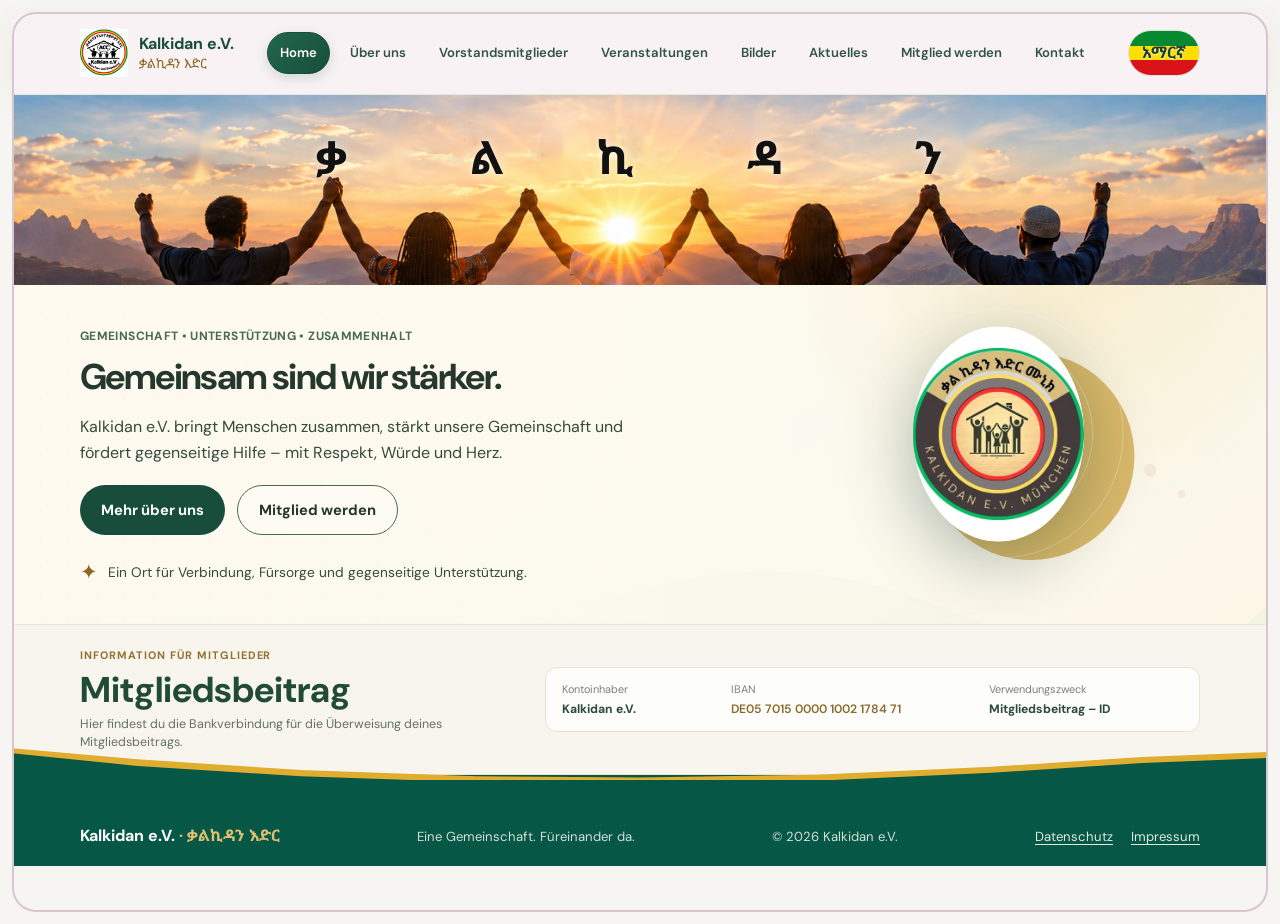
<file: index.html>
<!doctype html>
<html lang="de">
<head>
<meta charset="utf-8"/>
<meta content="width=device-width, initial-scale=1" name="viewport"/>
<meta content="Kalkidan e.V. – ቃልኪዳን እድር. Gemeinschaft, gegenseitige Hilfe und Zusammenhalt." name="description"/>
<title>Home | Kalkidan e.V.</title>
<link href="images/kalkidan_logo_amharic_correct.png" rel="icon" type="image/svg+xml"/>
<link href="css/styles.css" rel="stylesheet"/>
<script defer="" src="js/script.js"></script>

<style>
/* Startseite: Sonnenkreis kleiner halten und vom unteren Banner-Rand lösen */
.hero-art {
  transform: scale(0.86);
  transform-origin: center center;
}
.hero-art .sun {
  transform: scale(0.88);
  transform-origin: center center;
}
@media (max-width: 760px) {
  .hero-art {
    transform: scale(0.78);
    transform-origin: center center;
  }
  .hero-art .sun {
    transform: scale(0.84);
    transform-origin: center center;
  }
}
</style>

</head>
<body>
<a class="skip-link" data-am="ወደ ዋናው ይዘት ይሂዱ" data-de="Zum Inhalt springen" href="#main">Zum Inhalt springen</a>
<header class="site-header">
<div class="container header-inner">
<a aria-label="Kalkidan e.V. Startseite" class="brand" href="index.html">
<img alt="Kalkidan e.V. Logo" class="logo" src="images/kalkidan_logo_amharic_correct.png"/>
<span class="brand-text"><strong>Kalkidan e.V.</strong><small>ቃልኪዳን እድር</small></span>
</a>
<button aria-expanded="false" aria-label="Menü öffnen" class="menu-toggle">☰</button>
<nav aria-label="Hauptnavigation" class="nav">
<a aria-current="page" data-am="መነሻ ገጽ" data-de="Home" href="index.html">Home</a>
<a data-am="ስለ እኛ" data-de="Über uns" href="ueber-uns.html">Über uns</a>
<a data-am="የአመራራ አባላት" data-de="Vorstandsmitglieder" href="vorstandsmitglieder.html">Vorstandsmitglieder</a>
<a data-am="ዝግጅቶች" data-de="Veranstaltungen" href="veranstaltungen.html">Veranstaltungen</a>
<a data-am="ማዕከለ ምስሎች/ፎቶዎች" data-de="Bilder" href="bilder.html">Bilder</a>
<a data-am="ዜና / ማስታወቂያ" data-de="Aktuelles" href="aktuelles.html">Aktuelles</a>
<a data-am="አባል ይሁኑ" data-de="Mitglied werden" href="mitglied-werden.html">Mitglied werden</a>
<a data-am="ያግኙን/አድራሻ" data-de="Kontakt" href="kontakt.html">Kontakt</a>
</nav>
<button aria-label="Switch language" class="language-toggle" id="languageToggle" type="button">አማርኛ</button>
</div>
</header>

<section class="kalkidan-photo-banner" aria-label="Kalkidan Gemeinschafts-Banner">
  <img src="images/kalkidan-banner.png" alt="Fünf Menschen stehen bei Sonnenuntergang vereint vor einer Berglandschaft">
  <span class="kalkidan-banner-word word-1" aria-hidden="true">ቃ</span>
  <span class="kalkidan-banner-word word-2" aria-hidden="true">ል</span>
  <span class="kalkidan-banner-word word-3" aria-hidden="true">ኪ</span>
  <span class="kalkidan-banner-word word-4" aria-hidden="true">ዳ</span>
  <span class="kalkidan-banner-word word-5" aria-hidden="true">ን</span>
</section>
<style>
.kalkidan-photo-banner {
  position: relative;
  width: 100%;
  overflow: hidden;
  background: #263744;
  line-height: 0;
}
.kalkidan-photo-banner img {
  display: block;
  width: 100%;
  height: clamp(105px, 15vw, 190px);
  object-fit: cover;
  object-position: center 56%;
}
.kalkidan-banner-word {
  position: absolute;
  top: 20%;
  transform: translateX(-50%);
  line-height: 1;
  text-align: center;
  color: #111;
  font-family: "Noto Sans Ethiopic", "Abyssinica SIL", sans-serif;
  font-size: clamp(22px, 3.6vw, 46px);
  font-weight: 700;
  text-shadow: 0 1px 8px rgba(255,255,255,.7);
  pointer-events: none;
}
.kalkidan-banner-word.word-1 { left: 25.5%; }
.kalkidan-banner-word.word-2 { left: 37.8%; }
.kalkidan-banner-word.word-3 { left: 48%; }
.kalkidan-banner-word.word-4 { left: 60%; }
.kalkidan-banner-word.word-5 { left: 73%; }
/* Startseitentext mit ähnlichem Abstand zum Banner wie die Überschrift auf „Über uns“ */
.hero { min-height: 0 !important; align-items: flex-start !important; flex: 0 0 auto !important; }
body:has(.hero) > main { flex: 0 0 auto !important; }
body:has(.hero) .hero { min-height: 0 !important; }
.hero-content { padding-top: 42px !important; padding-bottom: 34px !important; }
.hero-art { top: 0; }
.hero-art .sun { top: 2%; }

@media (max-width: 760px) {
  .hero-content { padding-top: 30px !important; padding-bottom: 26px !important; }
}

@media (max-width: 520px) {
  .kalkidan-banner-word { top: 32%; font-size: clamp(18px, 4.4vw, 28px); }
}
</style>

<main id="main"><section class="hero" id="home" style="background-image: linear-gradient(90deg, rgba(255,250,240,.94) 0%, rgba(255,250,240,.82) 48%, rgba(255,250,240,.30) 100%), url('images/home-background.svg'); background-size: cover; background-position: center;">
<div class="hero-pattern"></div>
<div class="container hero-content">
<p class="eyebrow" data-am="ማህበረሰብ • ድጋፍ • አንድነት" data-de="Gemeinschaft • Unterstützung • Zusammenhalt">Gemeinschaft • Unterstützung • Zusammenhalt</p>
<h1 data-am="በአንድነት ጠንካራ ነን" data-de="Gemeinsam sind wir stärker.">Gemeinsam sind wir stärker.</h1>
<p class="hero-lead" data-am="ቃልኪዳን እድር ሰዎችን ያቀራርባል፣ ማህበረሰባችንን ያጠናክራል፣ በመከባበርና በአንድነት የጋራ ድጋፍን ያበረታታል።" data-de="Kalkidan e.V. bringt Menschen zusammen, stärkt unsere Gemeinschaft und fördert gegenseitige Hilfe – mit Respekt, Würde und Herz.">Kalkidan e.V. bringt Menschen zusammen, stärkt unsere Gemeinschaft und fördert gegenseitige Hilfe – mit Respekt, Würde und Herz.</p>
<div class="hero-actions">
<a class="button button-light" data-am="ስለ እኛ የበለጠ" data-de="Mehr über uns" href="ueber-uns.html">Mehr über uns</a>
<a class="button button-outline" data-am="አባል ይሁኑ" data-de="Mitglied werden" href="mitglied-werden.html">Mitglied werden</a>
</div>
<div class="hero-note"><span class="note-icon">✦</span><span data-am="የግንኙነት፣ የእንክብካቤና የጋራ ድጋፍ ቦታ።" data-de="Ein Ort für Verbindung, Fürsorge und gegenseitige Unterstützung.">Ein Ort für Verbindung, Fürsorge und gegenseitige Unterstützung.</span></div>
</div>
<div aria-hidden="true" class="hero-art">
<div class="sun"></div><div class="art-circle circle-one"></div><div class="art-circle circle-two"></div>
<div class="hands"><img alt="Hands" height="250" src="images/logo.jpg" style="border-radius: 50%; object-fit: cover;" width="250"/></div>
<!--<div class="art-caption">አንድነት · Gemeinschaft</div>-->
</div>
</section>
<section class="member-bank-info" aria-labelledby="member-bank-title">
  <div class="container member-bank-inner">
    <div class="member-bank-copy">
      <p class="member-bank-kicker" data-am="ለአባላት መረጃ" data-de="Information für Mitglieder">Information für Mitglieder</p>
      <h2 id="member-bank-title" data-am="የአባልነት ክፍያ" data-de="Mitgliedsbeitrag">Mitgliedsbeitrag</h2>
      <p data-am="የአባልነት ክፍያዎን ለመክፈል የባንክ መረጃ።" data-de="Hier findest du die Bankverbindung für die Überweisung deines Mitgliedsbeitrags.">Hier findest du die Bankverbindung für die Überweisung deines Mitgliedsbeitrags.</p>
    </div>
    <div class="member-bank-details">
      <div><span data-am="የሂሳብ ባለቤት" data-de="Kontoinhaber">Kontoinhaber</span><strong>Kalkidan e.V.</strong></div>
      <div><span>IBAN</span><strong class="iban-placeholder" data-am="DE05 7015 0000 1002 1784 71" data-de="DE05 7015 0000 1002 1784 71">Vereins-IBAN hier eintragen</strong></div>
      <div><span data-am="የክፍያ ምክንያት" data-de="Verwendungszweck">Verwendungszweck</span><strong data-am="Mitgliedsbeitrag – ID" data-de="Mitgliedsbeitrag – ID">Mitgliedsbeitrag – ID</strong></div>
    </div>
  </div>
</section></main>
<footer class="footer">
<div class="container footer-inner"><a class="footer-brand" href="index.html">Kalkidan e.V. <span>· ቃልኪዳን እድር</span></a><p data-am="አንድ ማህበረሰብ። እርስ በርሳችን እንደጋገፋለን።" data-de="Eine Gemeinschaft. Füreinander da.">Eine Gemeinschaft. Füreinander da.</p><small>© <span id="year"></span> Kalkidan e.V.</small><nav class="footer-legal" aria-label="Rechtliche Informationen"><a href="datenschutz.html">Datenschutz</a><a href="impressum.html">Impressum</a></nav></div>
</footer>

</body>
</html>
</file>
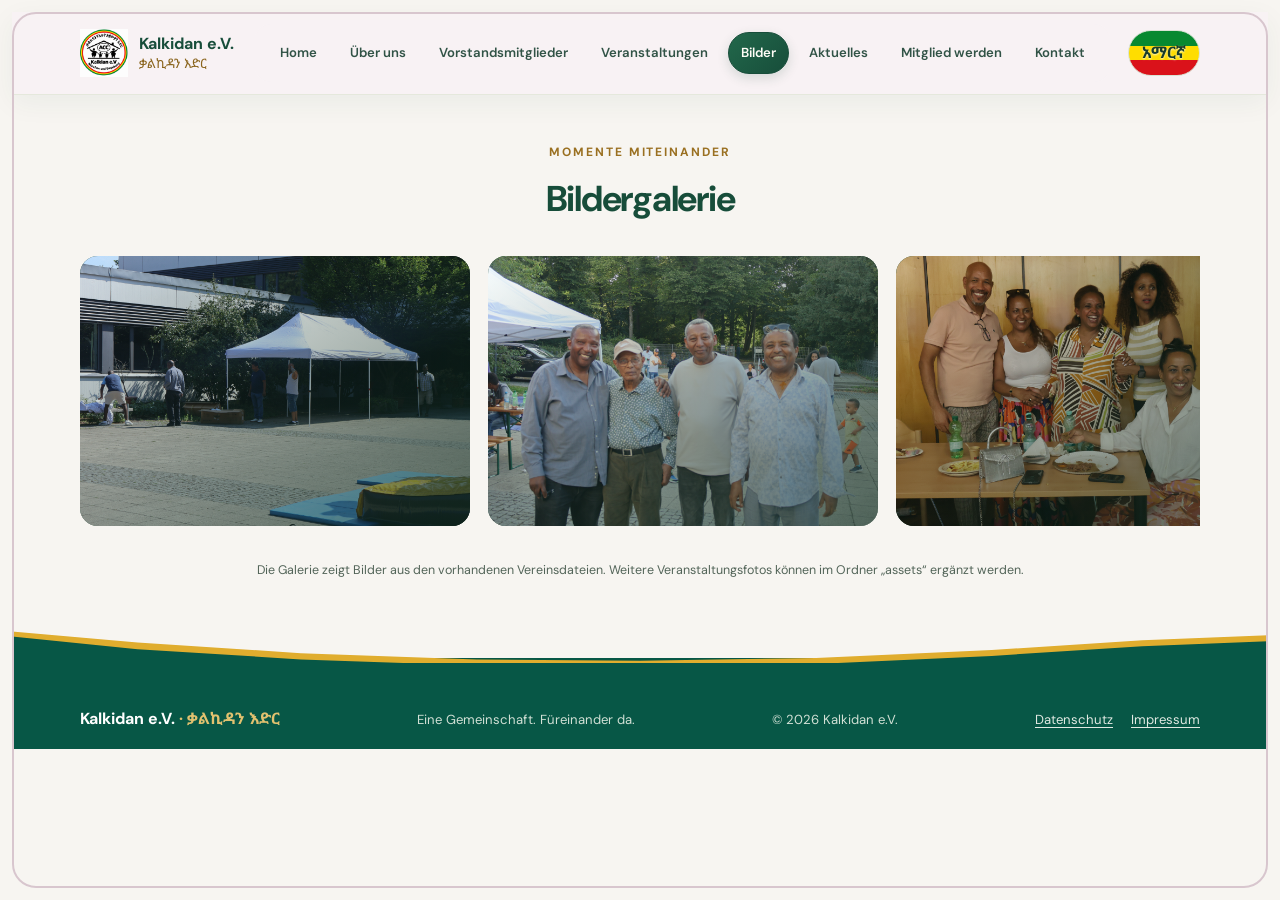
<file: bilder.html>
<!doctype html>
<html lang="de">
<head>
<meta charset="utf-8"/>
<meta content="width=device-width, initial-scale=1" name="viewport"/>
<meta content="Kalkidan e.V. – ቃልኪዳን እድር. Gemeinschaft, gegenseitige Hilfe und Zusammenhalt." name="description"/>
<title>Bilder | Kalkidan e.V.</title>
<link href="images/kalkidan_logo_amharic_correct.png" rel="icon" type="image/svg+xml"/>
<link href="css/styles.css" rel="stylesheet"/>
<script defer="" src="js/script.js"></script>
</head>
<body>
<a class="skip-link" data-am="ወደ ዋናው ይዘት ይሂዱ" data-de="Zum Inhalt springen" href="#main">Zum Inhalt springen</a>
<header class="site-header">
<div class="container header-inner">
<a aria-label="Kalkidan e.V. Startseite" class="brand" href="index.html">
<img alt="Kalkidan e.V. Logo" class="logo" src="images/kalkidan_logo_amharic_correct.png"/>
<span class="brand-text"><strong>Kalkidan e.V.</strong><small>ቃልኪዳን እድር</small></span>
</a>
<button aria-expanded="false" aria-label="Menü öffnen" class="menu-toggle">☰</button>
<nav aria-label="Hauptnavigation" class="nav">
<a data-am="ማነሻ ገጽ" data-de="Home" href="index.html">Home</a>
<a data-am="ስለ እኛ" data-de="Über uns" href="ueber-uns.html">Über uns</a>
<a data-am="የአመራራ አባላት" data-de="Vorstandsmitglieder" href="vorstandsmitglieder.html">Vorstandsmitglieder</a>

<a data-am="ዝግጅቶች" data-de="Veranstaltungen" href="veranstaltungen.html">Veranstaltungen</a>
<a aria-current="page" data-am="ማዕከለ ምስሎች/ፎቶዎች" data-de="Bilder" href="bilder.html">Bilder</a>
<a data-am="ዜና / ማስታወቂያ" data-de="Aktuelles" href="aktuelles.html">Aktuelles</a>
<a data-am="አባል ይሁኑ" data-de="Mitglied werden" href="mitglied-werden.html">Mitglied werden</a>
<a data-am="ያግኙን/አድራሻ" data-de="Kontakt" href="kontakt.html">Kontakt</a>
</nav>
<button aria-label="Switch language" class="language-toggle" id="languageToggle" type="button">አማርኛ</button>
</div>
</header>
<main id="main"><section class="gallery-section" id="gallery">
<div class="container">
<div class="section-heading"><p class="eyebrow" data-am="አብረን ያሳለፍናቸው ጊዜያት" data-de="Momente miteinander">Momente miteinander</p><h2 data-am="የፎቶ ማዕከል - የበጋ በዓል 2026" data-de="Bildergalerie">Bildergalerie - Sommerfest 2026</h2></div>
<div class="gallery-marquee" aria-label="Animierte Bildergalerie">
<div class="gallery-track">
<article class="gallery-tile"><img src="images/sommerfest/Sommerfest 117.JPG" alt="Mitglieder bei einer gemeinsamen Versammlung" loading="lazy"></article>
<article class="gallery-tile"><img src="images/sommerfest/Sommerfest 189.JPG" alt="Illustration der Schatzmeisterin" loading="lazy"></article>
<article class="gallery-tile"><img src="images/sommerfest/Sommerfest 242.JPG" alt="Mitglieder bei einer gemeinsamen Versammlung" loading="lazy"></article>
</div>
</div>
<p class="small-note" data-am="እነዚህ ቦታዎች ጊዜያዊ ምሳሌዎች ናቸው፤ ከማህበሩ ፋይሎች የተወሰዱ ምስሎችን ያሳያል።" data-de="Die Galerie zeigt Bilder aus den vorhandenen Vereinsdateien. Weitere Veranstaltungsfotos können im Ordner „assets“ ergänzt werden.">Die Galerie zeigt Bilder aus den vorhandenen Vereinsdateien. Weitere Veranstaltungsfotos können im Ordner „assets“ ergänzt werden.</p>
</div>
</section></main>
<footer class="footer">
<div class="container footer-inner"><a class="footer-brand" href="index.html">Kalkidan e.V. <span>· ቃልኪዳን እድር</span></a><p data-am="አንድ ማህበረሰብ። እርስ በርሳችን እንደጋገፋለን።" data-de="Eine Gemeinschaft. Füreinander da.">Eine Gemeinschaft. Füreinander da.</p><small>© <span id="year"></span> Kalkidan e.V.</small><nav class="footer-legal" aria-label="Rechtliche Informationen"><a href="datenschutz.html">Datenschutz</a><a href="impressum.html">Impressum</a></nav></div>
</footer>
</body>
</html>
</file>
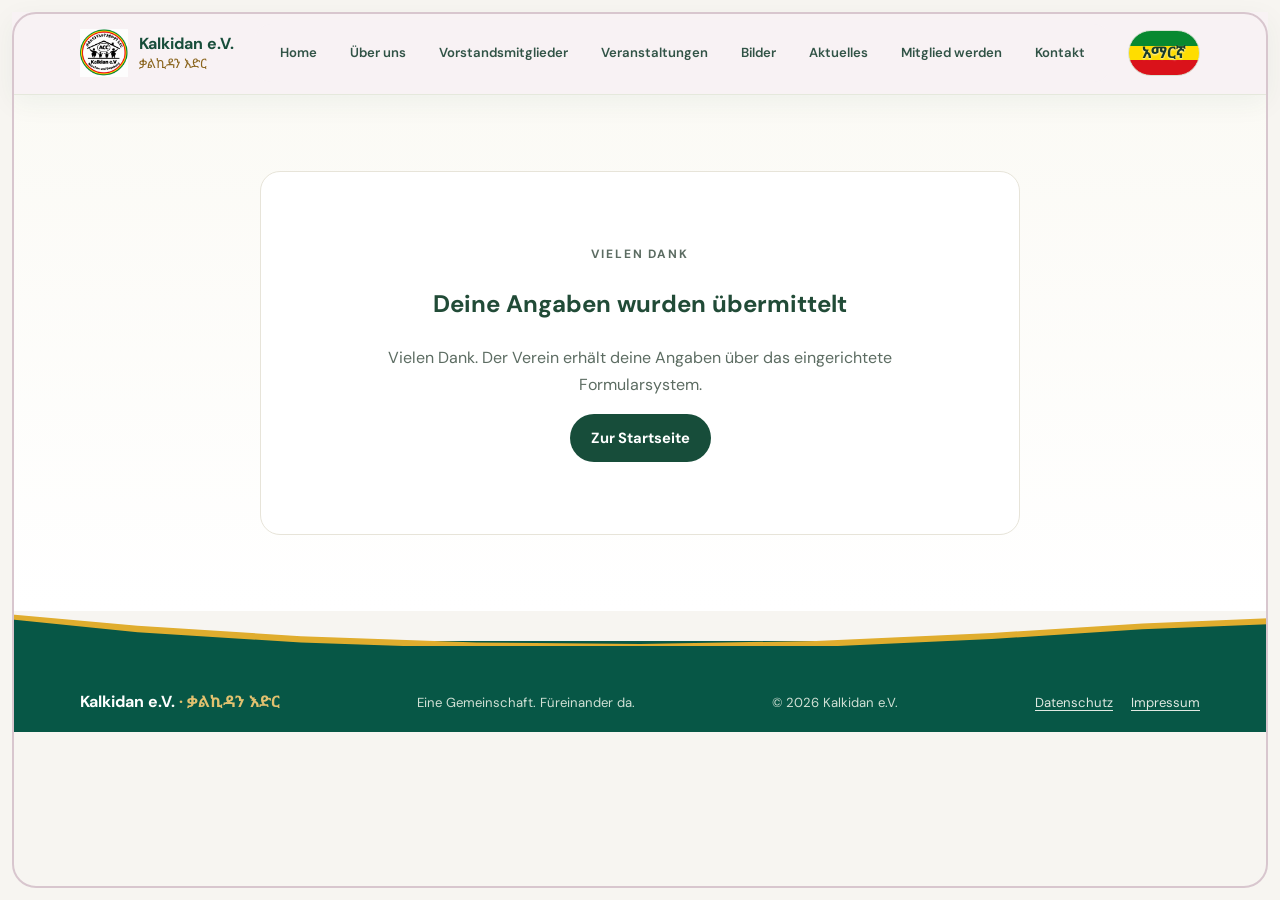
<file: danke.html>
<!doctype html>
<html lang="de">
<head>
<meta charset="utf-8"/>
<meta name="viewport" content="width=device-width, initial-scale=1"/>
<meta name="description" content="Vielen Dank für die Aktualisierung deiner Mitgliederdaten bei Kalkidan e.V."/>
<title>Vielen Dank | Kalkidan e.V.</title>
<link href="images/kalkidan_logo_amharic_correct.png" rel="icon"/>
<link href="css/styles.css" rel="stylesheet"/>
<script defer src="js/script.js"></script>
</head>
<body>
<a class="skip-link" data-am="ወደ ዋናው ይዘት ይሂዱ" data-de="Zum Inhalt springen" href="#main">Zum Inhalt springen</a>
<header class="site-header">
<div class="container header-inner">
<a aria-label="Kalkidan e.V. Startseite" class="brand" href="index.html"><img alt="Kalkidan e.V. Logo" class="logo" src="images/kalkidan_logo_amharic_correct.png"/><span class="brand-text"><strong>Kalkidan e.V.</strong><small>ቃልኪዳን እድር</small></span></a>
<button aria-expanded="false" aria-label="Menü öffnen" class="menu-toggle">☰</button>
<nav aria-label="Hauptnavigation" class="nav">
<a data-am="ማነሻ ገጽ" data-de="Home" href="index.html">Home</a>
<a data-am="ስለ እኛ" data-de="Über uns" href="ueber-uns.html">Über uns</a>
<a data-am="የአመራራ አባላት" data-de="Vorstandsmitglieder" href="vorstandsmitglieder.html">Vorstandsmitglieder</a>
<a data-am="ዝግጅቶች" data-de="Veranstaltungen" href="veranstaltungen.html">Veranstaltungen</a>
<a data-am="ማዕከለ ምስሎች/ፎቶዎች" data-de="Bilder" href="bilder.html">Bilder</a>
<a data-am="ዜና / ማስታወቂያ" data-de="Aktuelles" href="aktuelles.html">Aktuelles</a>
<a data-am="አባል ይሁኑ" data-de="Mitglied werden" href="mitglied-werden.html">Mitglied werden</a>
<a data-am="ያግኙን/አድራሻ" data-de="Kontakt" href="kontakt.html">Kontakt</a>
</nav>
<button aria-label="Switch language" class="language-toggle" id="languageToggle" type="button">አማርኛ</button>
</div>
</header>
<main id="main"><section class="member-update-section"><div class="container"><div class="form-success">
<p class="eyebrow" data-am="አመሰግናለሁ" data-de="Vielen Dank">Vielen Dank</p>
<h1 data-am="መረጃዎ ተልኳል" data-de="Deine Angaben wurden übermittelt">Deine Angaben wurden übermittelt</h1>
<p data-am="መልዕክትዎን ስለላኩ እናመሰግናለን።" data-de="Vielen Dank. Der Verein erhält deine Angaben über das eingerichtete Formularsystem.">Vielen Dank. Der Verein erhält deine Angaben über das eingerichtete Formularsystem.</p>
<a class="button button-primary" href="index.html" data-am="ወደ መነሻ ገጽ" data-de="Zur Startseite">Zur Startseite</a>
</div></div></section></main>
<footer class="footer"><div class="container footer-inner"><a class="footer-brand" href="index.html">Kalkidan e.V. <span>· ቃልኪዳን እድር</span></a><p data-am="አንድ ማህበረሰብ። እርስ በርሳችን እንደጋገፋለን።" data-de="Eine Gemeinschaft. Füreinander da.">Eine Gemeinschaft. Füreinander da.</p><small>© <span id="year"></span> Kalkidan e.V.</small><nav class="footer-legal" aria-label="Rechtliche Informationen"><a href="datenschutz.html">Datenschutz</a><a href="impressum.html">Impressum</a></nav></div></footer>
</body></html>
</file>
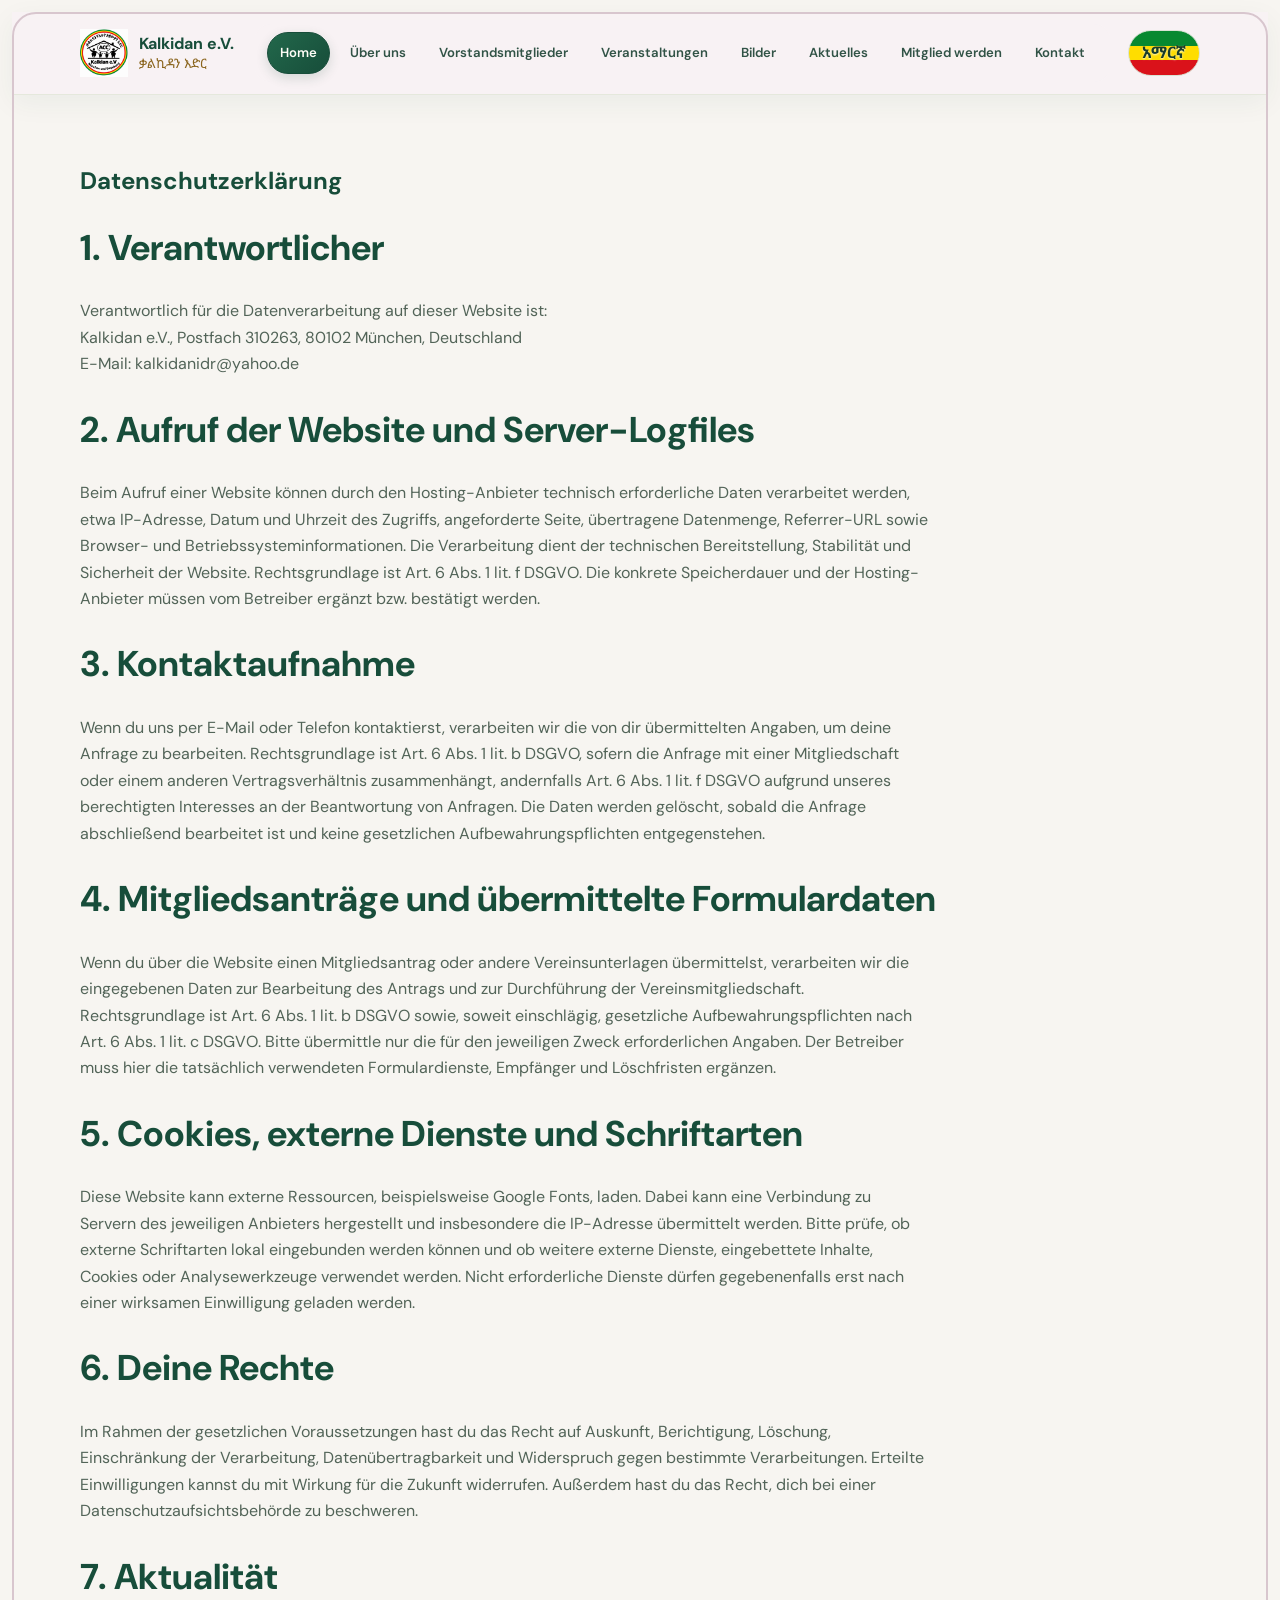
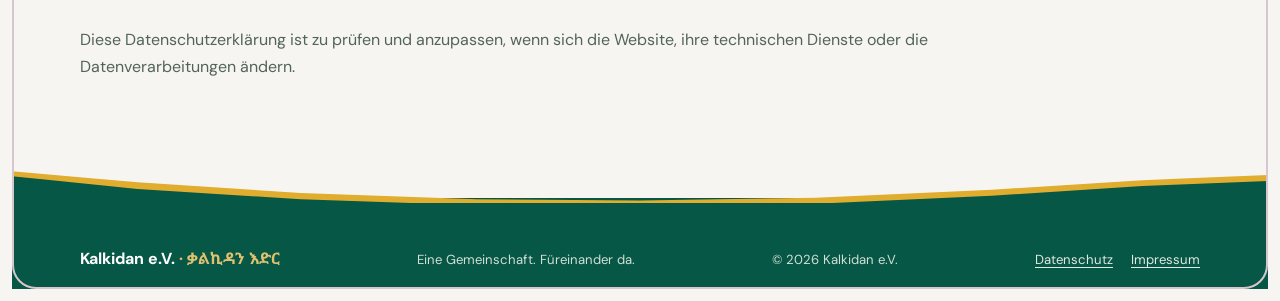
<file: datenschutz.html>
<!doctype html>
<html lang="de">
<head>
<meta charset="utf-8"/>
<meta content="width=device-width, initial-scale=1" name="viewport"/>
<title>{title} | Kalkidan e.V.</title>
<link href="images/kalkidan_logo_amharic_correct.png" rel="icon" type="image/png"/>
<link href="css/styles.css" rel="stylesheet"/>
<script defer src="js/script.js"></script>
</head>
<body>
<a class="skip-link" href="#main">Zum Inhalt springen</a>
<header class="site-header">
<div class="container header-inner">
<a aria-label="Kalkidan e.V. Startseite" class="brand" href="index.html">
<img alt="Kalkidan e.V. Logo" class="logo" src="images/kalkidan_logo_amharic_correct.png"/>
<span class="brand-text"><strong>Kalkidan e.V.</strong><small>ቃልኪዳን እድር</small></span>
</a>
<button aria-expanded="false" aria-label="Menü öffnen" class="menu-toggle">☰</button>
<nav aria-label="Hauptnavigation" class="nav">
<a aria-current="page" data-am="መነሻ ገጽ" data-de="Home" href="index.html">Home</a>
<a data-am="ስለ እኛ" data-de="Über uns" href="ueber-uns.html">Über uns</a>
<a data-am="የአመራራ አባላት" data-de="Vorstandsmitglieder" href="vorstandsmitglieder.html">Vorstandsmitglieder</a>
<a data-am="ዝግጅቶች" data-de="Veranstaltungen" href="veranstaltungen.html">Veranstaltungen</a>
<a data-am="ማዕከለ ምስሎች/ፎቶዎች" data-de="Bilder" href="bilder.html">Bilder</a>
<a data-am="ዜና / ማስታወቂያ" data-de="Aktuelles" href="aktuelles.html">Aktuelles</a>
<a data-am="አባል ይሁኑ" data-de="Mitglied werden" href="mitglied-werden.html">Mitglied werden</a>
<a data-am="ያግኙን/አድራሻ" data-de="Kontakt" href="kontakt.html">Kontakt</a>
</nav>
<button aria-label="Switch language" class="language-toggle" id="languageToggle" type="button">አማርኛ</button>
</div>
</header>
<main id="main"><section class="legal-page"><div class="container">
<h1>Datenschutzerklärung</h1>
<h2>1. Verantwortlicher</h2>
<p>Verantwortlich für die Datenverarbeitung auf dieser Website ist:<br>
Kalkidan e.V., Postfach 310263, 80102 München, Deutschland<br>
E-Mail: <a href="mailto:kalkidanidr@yahoo.de">kalkidanidr@yahoo.de</a></p>
<h2>2. Aufruf der Website und Server-Logfiles</h2>
<p>Beim Aufruf einer Website können durch den Hosting-Anbieter technisch erforderliche Daten verarbeitet werden, etwa IP-Adresse, Datum und Uhrzeit des Zugriffs, angeforderte Seite, übertragene Datenmenge, Referrer-URL sowie Browser- und Betriebssysteminformationen. Die Verarbeitung dient der technischen Bereitstellung, Stabilität und Sicherheit der Website. Rechtsgrundlage ist Art. 6 Abs. 1 lit. f DSGVO. Die konkrete Speicherdauer und der Hosting-Anbieter müssen vom Betreiber ergänzt bzw. bestätigt werden.</p>
<h2>3. Kontaktaufnahme</h2>
<p>Wenn du uns per E-Mail oder Telefon kontaktierst, verarbeiten wir die von dir übermittelten Angaben, um deine Anfrage zu bearbeiten. Rechtsgrundlage ist Art. 6 Abs. 1 lit. b DSGVO, sofern die Anfrage mit einer Mitgliedschaft oder einem anderen Vertragsverhältnis zusammenhängt, andernfalls Art. 6 Abs. 1 lit. f DSGVO aufgrund unseres berechtigten Interesses an der Beantwortung von Anfragen. Die Daten werden gelöscht, sobald die Anfrage abschließend bearbeitet ist und keine gesetzlichen Aufbewahrungspflichten entgegenstehen.</p>
<h2>4. Mitgliedsanträge und übermittelte Formulardaten</h2>
<p>Wenn du über die Website einen Mitgliedsantrag oder andere Vereinsunterlagen übermittelst, verarbeiten wir die eingegebenen Daten zur Bearbeitung des Antrags und zur Durchführung der Vereinsmitgliedschaft. Rechtsgrundlage ist Art. 6 Abs. 1 lit. b DSGVO sowie, soweit einschlägig, gesetzliche Aufbewahrungspflichten nach Art. 6 Abs. 1 lit. c DSGVO. Bitte übermittle nur die für den jeweiligen Zweck erforderlichen Angaben. Der Betreiber muss hier die tatsächlich verwendeten Formulardienste, Empfänger und Löschfristen ergänzen.</p>
<h2>5. Cookies, externe Dienste und Schriftarten</h2>
<p>Diese Website kann externe Ressourcen, beispielsweise Google Fonts, laden. Dabei kann eine Verbindung zu Servern des jeweiligen Anbieters hergestellt und insbesondere die IP-Adresse übermittelt werden. Bitte prüfe, ob externe Schriftarten lokal eingebunden werden können und ob weitere externe Dienste, eingebettete Inhalte, Cookies oder Analysewerkzeuge verwendet werden. Nicht erforderliche Dienste dürfen gegebenenfalls erst nach einer wirksamen Einwilligung geladen werden.</p>
<h2>6. Deine Rechte</h2>
<p>Im Rahmen der gesetzlichen Voraussetzungen hast du das Recht auf Auskunft, Berichtigung, Löschung, Einschränkung der Verarbeitung, Datenübertragbarkeit und Widerspruch gegen bestimmte Verarbeitungen. Erteilte Einwilligungen kannst du mit Wirkung für die Zukunft widerrufen. Außerdem hast du das Recht, dich bei einer Datenschutzaufsichtsbehörde zu beschweren.</p>
<h2>7. Aktualität</h2>
<p>Diese Datenschutzerklärung ist zu prüfen und anzupassen, wenn sich die Website, ihre technischen Dienste oder die Datenverarbeitungen ändern.</p>
</div></section></main>
<footer class="footer">
<div class="container footer-inner"><a class="footer-brand" href="index.html">Kalkidan e.V. <span>· ቃልኪዳን እድር</span></a><p>Eine Gemeinschaft. Füreinander da.</p><small>© <span id="year"></span> Kalkidan e.V.</small><nav class="footer-legal" aria-label="Rechtliche Informationen"><a href="datenschutz.html">Datenschutz</a><a href="impressum.html">Impressum</a></nav></div>
</footer>
</body>
</html>
</file>
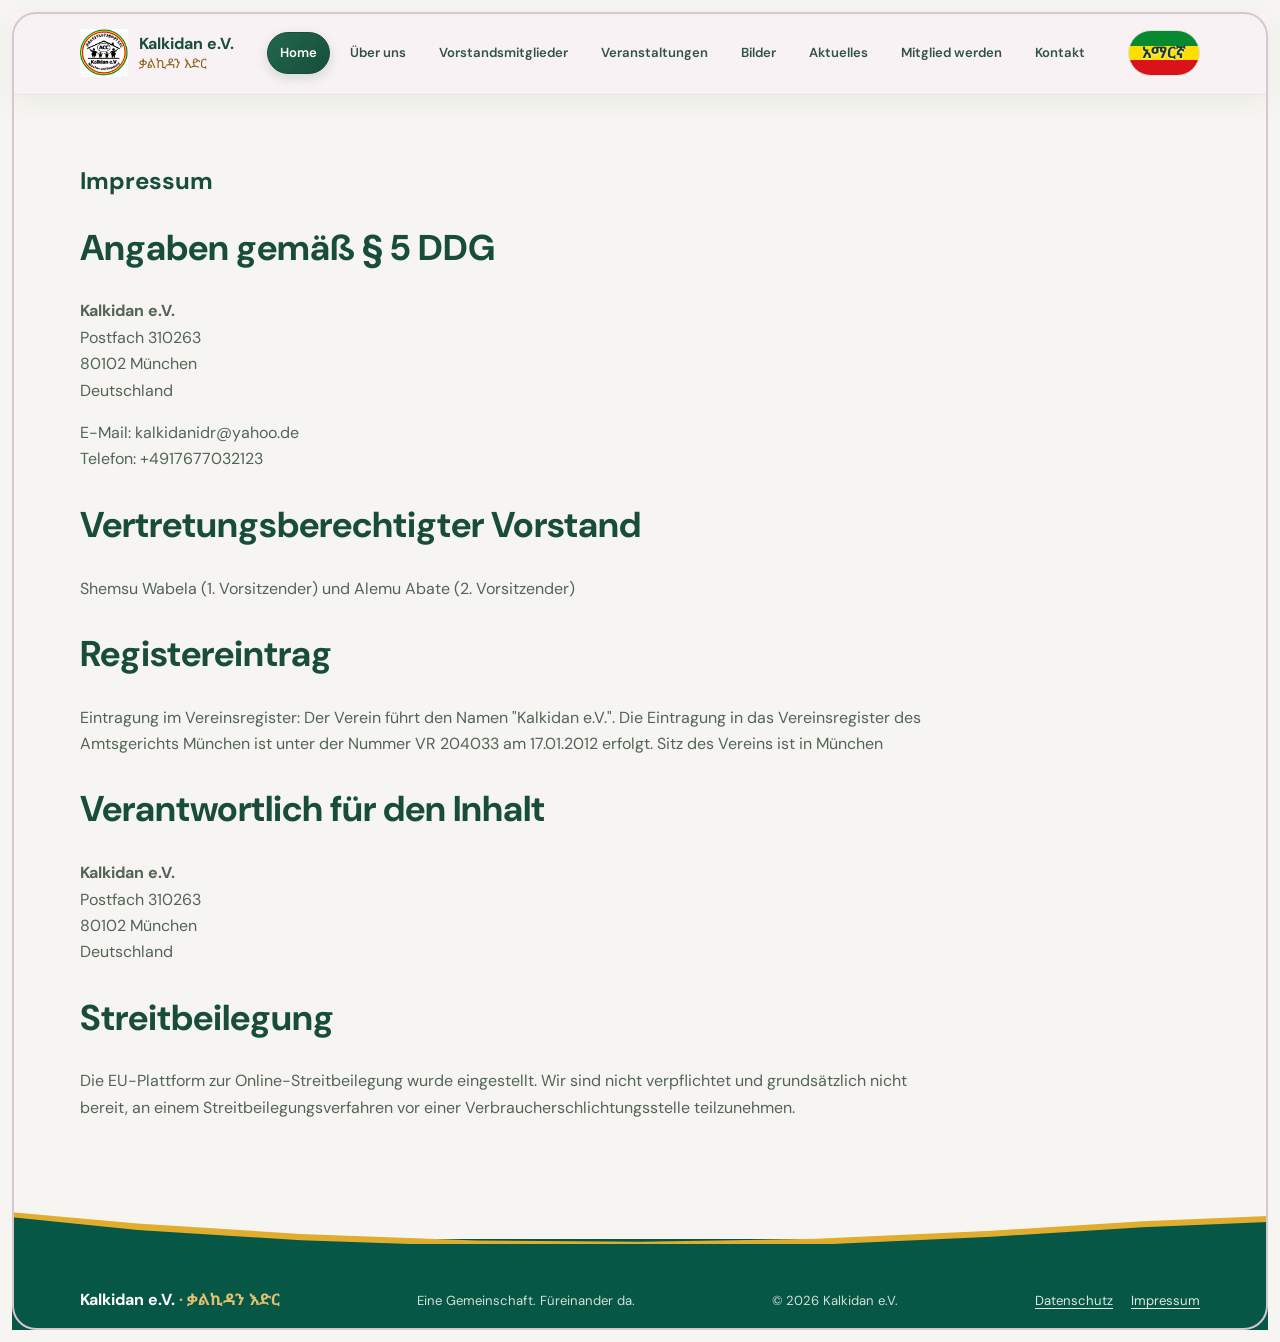
<file: impressum.html>
<!doctype html>
<html lang="de">
<head>
<meta charset="utf-8"/>
<meta content="width=device-width, initial-scale=1" name="viewport"/>
<title>{title} | Kalkidan e.V.</title>
<link href="images/kalkidan_logo_amharic_correct.png" rel="icon" type="image/png"/>
<link href="css/styles.css" rel="stylesheet"/>
<script defer src="js/script.js"></script>
</head>
<body>
<a class="skip-link" href="#main">Zum Inhalt springen</a>
<header class="site-header">
<div class="container header-inner">
<a aria-label="Kalkidan e.V. Startseite" class="brand" href="index.html">
<img alt="Kalkidan e.V. Logo" class="logo" src="images/kalkidan_logo_amharic_correct.png"/>
<span class="brand-text"><strong>Kalkidan e.V.</strong><small>ቃልኪዳን እድር</small></span>
</a>
<button aria-expanded="false" aria-label="Menü öffnen" class="menu-toggle">☰</button>
<nav aria-label="Hauptnavigation" class="nav">
<a aria-current="page" data-am="መነሻ ገጽ" data-de="Home" href="index.html">Home</a>
<a data-am="ስለ እኛ" data-de="Über uns" href="ueber-uns.html">Über uns</a>
<a data-am="የአመራራ አባላት" data-de="Vorstandsmitglieder" href="vorstandsmitglieder.html">Vorstandsmitglieder</a>
<a data-am="ዝግጅቶች" data-de="Veranstaltungen" href="veranstaltungen.html">Veranstaltungen</a>
<a data-am="ማዕከለ ምስሎች/ፎቶዎች" data-de="Bilder" href="bilder.html">Bilder</a>
<a data-am="ዜና / ማስታወቂያ" data-de="Aktuelles" href="aktuelles.html">Aktuelles</a>
<a data-am="አባል ይሁኑ" data-de="Mitglied werden" href="mitglied-werden.html">Mitglied werden</a>
<a data-am="ያግኙን/አድራሻ" data-de="Kontakt" href="kontakt.html">Kontakt</a>
</nav>
<button aria-label="Switch language" class="language-toggle" id="languageToggle" type="button">አማርኛ</button>
</div>
</header>
<main id="main"><section class="legal-page"><div class="container">
<h1>Impressum</h1>
<h2>Angaben gemäß § 5 DDG</h2>
<p><strong>Kalkidan e.V.</strong><br>
Postfach 310263<br>
80102 München<br>
Deutschland</p>
<p>E-Mail: <a href="mailto:kalkidanidr@yahoo.de">kalkidanidr@yahoo.de</a><br>
Telefon: +4917677032123 </p>
<h2>Vertretungsberechtigter Vorstand</h2>
<p>Shemsu Wabela (1. Vorsitzender) und Alemu Abate (2. Vorsitzender)</p>
<h2>Registereintrag</h2>
<p>Eintragung im Vereinsregister: Der Verein führt den Namen "Kalkidan e.V.". Die Eintragung in das Vereinsregister des
Amtsgerichts München ist unter der Nummer VR 204033 am 17.01.2012 erfolgt.
Sitz des Vereins ist in München</p>
<h2>Verantwortlich für den Inhalt</h2>
<p><strong>Kalkidan e.V.</strong><br>
Postfach 310263<br>
80102 München<br>
Deutschland</p>
<h2>Streitbeilegung</h2>
<p>Die EU-Plattform zur Online-Streitbeilegung wurde eingestellt. Wir sind nicht verpflichtet und grundsätzlich nicht bereit, an einem Streitbeilegungsverfahren vor einer Verbraucherschlichtungsstelle teilzunehmen.</p>
</div></section></main>
<footer class="footer">
<div class="container footer-inner"><a class="footer-brand" href="index.html">Kalkidan e.V. <span>· ቃልኪዳን እድር</span></a><p>Eine Gemeinschaft. Füreinander da.</p><small>© <span id="year"></span> Kalkidan e.V.</small><nav class="footer-legal" aria-label="Rechtliche Informationen"><a href="datenschutz.html">Datenschutz</a><a href="impressum.html">Impressum</a></nav></div>
</footer>
</body>
</html>
</file>
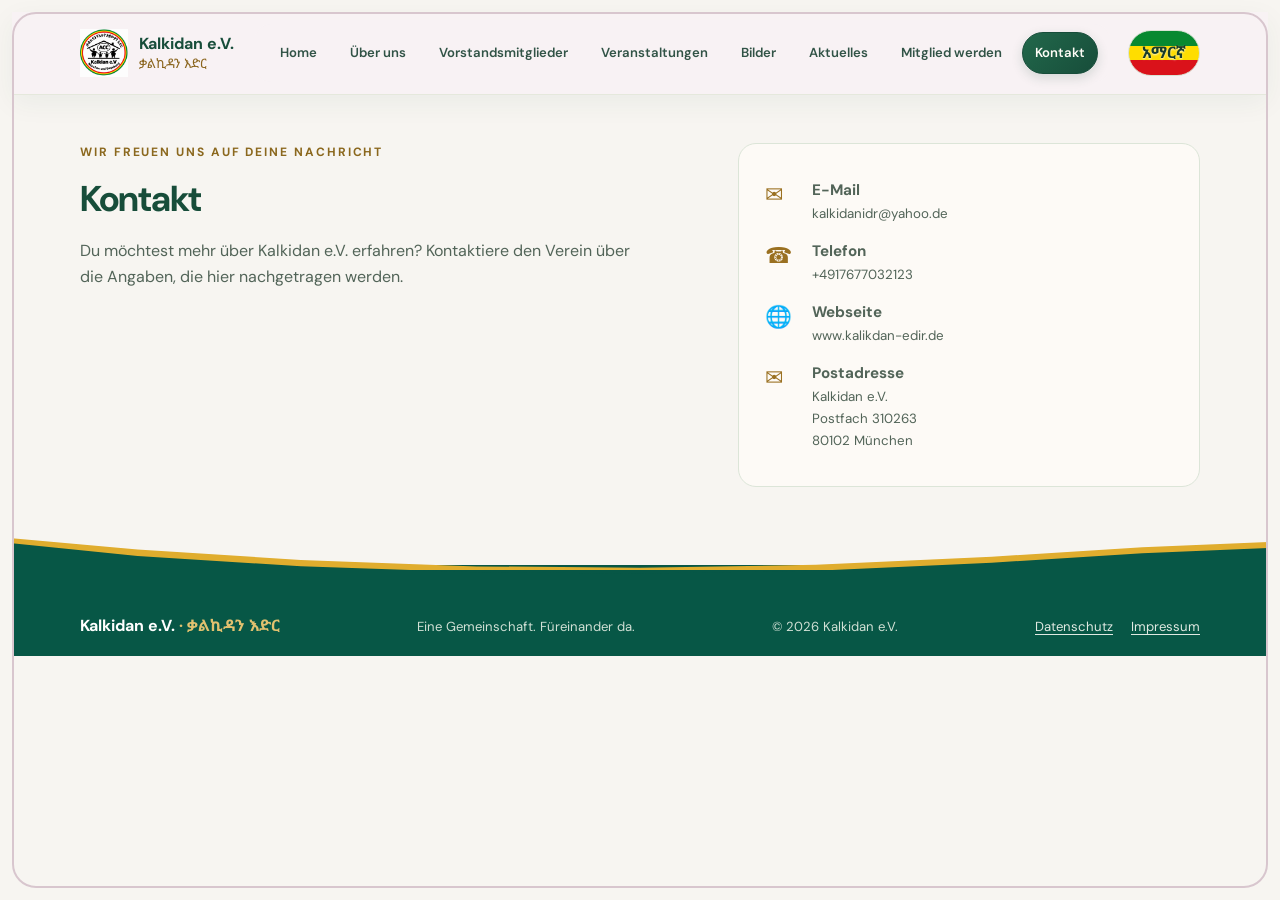
<file: kontakt.html>
<!doctype html>
<html lang="de">
<head>
<meta charset="utf-8"/>
<meta content="width=device-width, initial-scale=1" name="viewport"/>
<meta content="Kalkidan e.V. – ቃልኪዳን እድር. Gemeinschaft, gegenseitige Hilfe und Zusammenhalt." name="description"/>
<title>Kontakt | Kalkidan e.V.</title>
<link href="images/kalkidan_logo_amharic_correct.png" rel="icon" type="image/svg+xml"/>
<link href="css/styles.css" rel="stylesheet"/>
<script defer="" src="js/script.js"></script>
</head>
<body>
<a class="skip-link" data-am="ወደ ዋናው ይዘት ይሂዱ" data-de="Zum Inhalt springen" href="#main">Zum Inhalt springen</a>
<header class="site-header">
<div class="container header-inner">
<a aria-label="Kalkidan e.V. Startseite" class="brand" href="index.html">
<img alt="Kalkidan e.V. Logo" class="logo" src="images/kalkidan_logo_amharic_correct.png"/>
<span class="brand-text"><strong>Kalkidan e.V.</strong><small>ቃልኪዳን እድር</small></span>
</a>
<button aria-expanded="false" aria-label="Menü öffnen" class="menu-toggle">☰</button>
<nav aria-label="Hauptnavigation" class="nav">
<a data-am="ማነሻ ገጽ" data-de="Home" href="index.html">Home</a>
<a data-am="ስለ እኛ" data-de="Über uns" href="ueber-uns.html">Über uns</a>
<a data-am="የአመራራ አባላት" data-de="Vorstandsmitglieder" href="vorstandsmitglieder.html">Vorstandsmitglieder</a>

<a data-am="ዝግጅቶች" data-de="Veranstaltungen" href="veranstaltungen.html">Veranstaltungen</a>
<a data-am="ማዕከለ ምስሎች/ፎቶዎች" data-de="Bilder" href="bilder.html">Bilder</a>
<a data-am="ዜና / ማስታወቂያ" data-de="Aktuelles" href="aktuelles.html">Aktuelles</a>
<a data-am="አባል ይሁኑ" data-de="Mitglied werden" href="mitglied-werden.html">Mitglied werden</a>
<a aria-current="page" data-am="ያግኙን/አድራሻ" data-de="Kontakt" href="kontakt.html">Kontakt</a>
</nav>
<button aria-label="Switch language" class="language-toggle" id="languageToggle" type="button">አማርኛ</button>
</div>
</header>
<main id="main"><section class="contact-section" id="contact">
<div class="container contact-layout">
<div><p class="eyebrow" data-am="መልዕክትዎን በደስታ እንጠብቃለን" data-de="Wir freuen uns auf deine Nachricht">Wir freuen uns auf deine Nachricht</p><h2 data-am="ያግኙን" data-de="Kontakt">Kontakt</h2><p data-am="ስለ ቃልኪዳን እድር ተጨማሪ ማወቅ ይፈልጋሉ? በድህረ ገጻችን ላይ ያሉትን የመገናኛ መረጃዎች ይጠቀሙ። በኢሜል፣ በስልክ ወይም በደብዳቤ ሊያገኙን ይችላሉ። ወይም አባል ይሁን በሚለው ገጽ ስር የማህበሩን መተዳደርያ ደንብና የማመልከቻ ፎርም ያገኛሉ።" data-de="Du möchtest mehr über Kalkidan e.V. erfahren? Kontaktiere den Verein über die Angaben, die hier nachgetragen werden.">Du möchtest mehr über Kalkidan e.V. erfahren? Kontaktiere den Verein über die Angaben, die hier nachgetragen werden.</p></div>
<div class="contact-details">
<p><span aria-hidden="true">✉</span><strong data-am="ኢሜይል" data-de="E-Mail">E-Mail</strong><small><a href="mailto:kalkidanidr@yahoo.de">kalkidanidr@yahoo.de</a></small></p>
<p><span aria-hidden="true">☎</span><strong data-am="ስልክ" data-de="Telefon">Telefon</strong><small data-am="+4917677032123" data-de="+4917677032123">Telefonnummer folgt</small></p>
<p><span aria-hidden="true">🌐</span><strong data-am="ድህረ ገጽ" data-de="Webseite">Webseite</strong><small><a href="https://www.kalikdan-edir.de" target="_blank" rel="noopener noreferrer">www.kalikdan-edir.de</a></small></p>
<p><span aria-hidden="true">✉</span><strong data-am="የፖስታ አድራሻ" data-de="Postadresse">Postadresse</strong><small>Kalkidan e.V.<br/>Postfach 310263<br/>80102 München</small></p></div>
</div>
</section></main>
<footer class="footer">
<div class="container footer-inner"><a class="footer-brand" href="index.html">Kalkidan e.V. <span>· ቃልኪዳን እድር</span></a><p data-am="አንድ ማህበረሰብ። እርስ በርሳችን እንደጋገፋለን።" data-de="Eine Gemeinschaft. Füreinander da.">Eine Gemeinschaft. Füreinander da.</p><small>© <span id="year"></span> Kalkidan e.V.</small><nav class="footer-legal" aria-label="Rechtliche Informationen"><a href="datenschutz.html">Datenschutz</a><a href="impressum.html">Impressum</a></nav></div>
</footer>
</body>
</html>
</file>
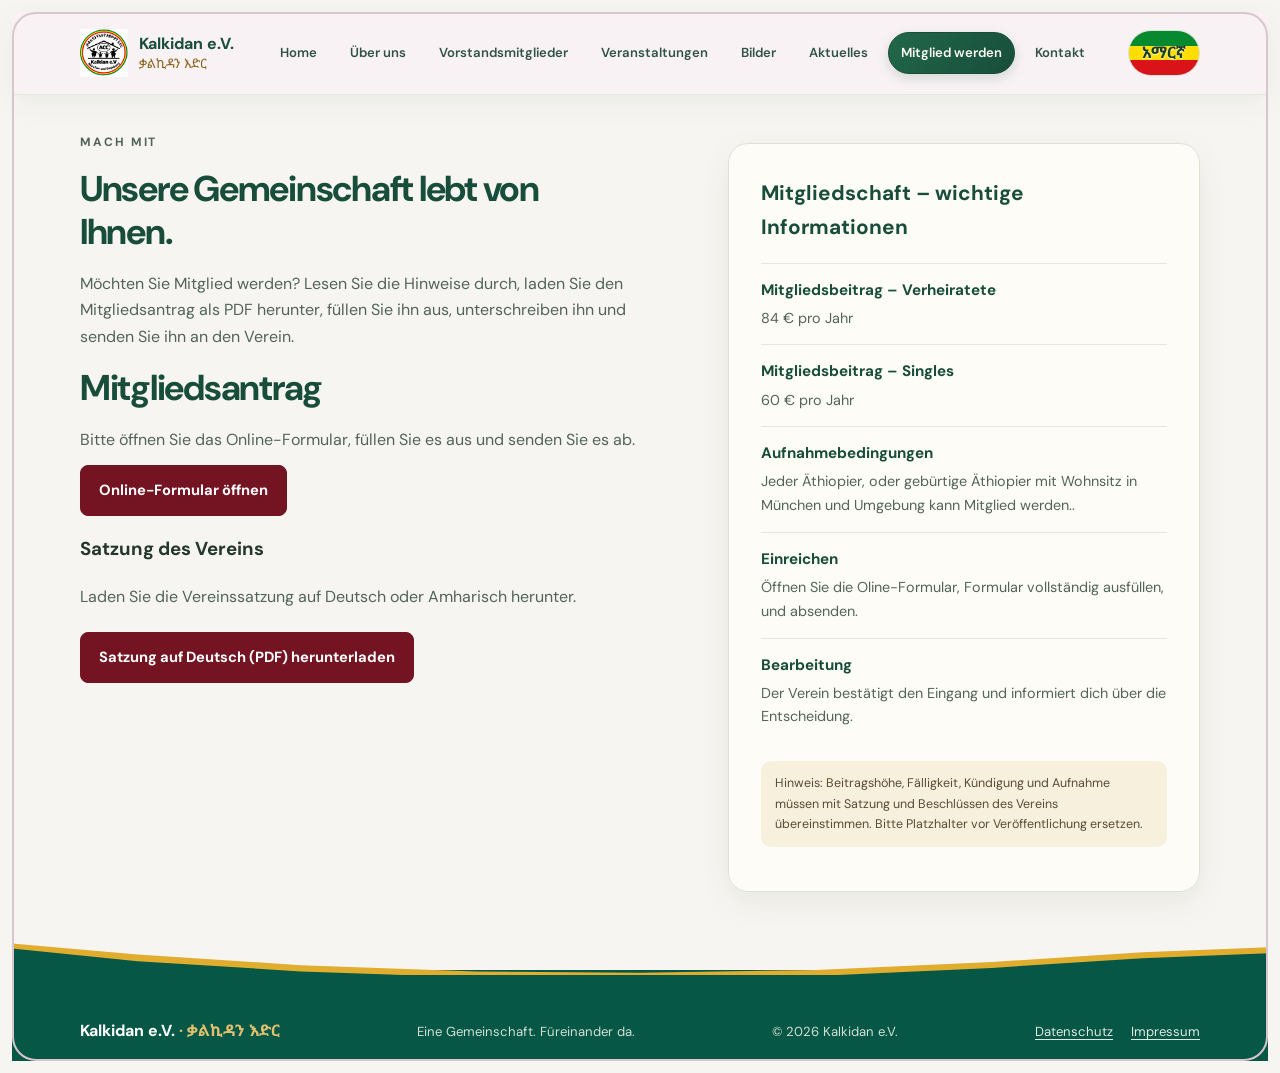
<file: mitglied-werden.html>
<!doctype html>
<html lang="de">
<head>
<meta charset="utf-8"/>
<meta content="width=device-width, initial-scale=1" name="viewport"/>
<meta content="Kalkidan e.V. – ቃልኪዳን እድር. Gemeinschaft, gegenseitige Hilfe und Zusammenhalt." name="description"/>
<title>Mitglied werden | Kalkidan e.V.</title>
<link href="images/kalkidan_logo_amharic_correct.png" rel="icon" type="image/svg+xml"/>
<link href="css/styles.css" rel="stylesheet"/>
<script defer="" src="js/script.js"></script>
</head>
<body>
<a class="skip-link" data-am="ወደ ዋናው ይዘት ይሂዱ" data-de="Zum Inhalt springen" href="#main">Zum Inhalt springen</a>
<header class="site-header">
<div class="container header-inner">
<a aria-label="Kalkidan e.V. Startseite" class="brand" href="index.html">
<img alt="Kalkidan e.V. Logo" class="logo" src="images/kalkidan_logo_amharic_correct.png"/>
<span class="brand-text"><strong>Kalkidan e.V.</strong><small>ቃልኪዳን እድር</small></span>
</a>
<button aria-expanded="false" aria-label="Menü öffnen" class="menu-toggle">☰</button>
<nav aria-label="Hauptnavigation" class="nav">
<a data-am="ማነሻ ገጽ" data-de="Home" href="index.html">Home</a>
<a data-am="ስለ እኛ" data-de="Über uns" href="ueber-uns.html">Über uns</a>
<a data-am="የአመራራ አባላት" data-de="Vorstandsmitglieder" href="vorstandsmitglieder.html">Vorstandsmitglieder</a>
<a data-am="ዝግጅቶች" data-de="Veranstaltungen" href="veranstaltungen.html">Veranstaltungen</a>
<a data-am="ማዕከለ ምስሎች/ፎቶዎች" data-de="Bilder" href="bilder.html">Bilder</a>
<a data-am="ዜና / ማስታወቂያ" data-de="Aktuelles" href="aktuelles.html">Aktuelles</a>
<a aria-current="page" data-am="አባል ይሁኑ" data-de="Mitglied werden" href="mitglied-werden.html">Mitglied werden</a>
<a data-am="ያግኙን/አድራሻ" data-de="Kontakt" href="kontakt.html">Kontakt</a>
</nav>
<button aria-label="Switch language" class="language-toggle" id="languageToggle" type="button">አማርኛ</button>
</div>
</header>
<main id="main"><section class="membership-section" id="membership">
<div class="container">
<div class="membership-layout">
<div><p class="eyebrow" data-am="ከእኛ ጋር ይቀላቀሉ" data-de="Mach mit">Mach mit</p><h2 data-am="ማህበረሰባችን በእርስዎ ይጠናከራል" data-de="Unsere Gemeinschaft lebt von Ihnen.">Unsere Gemeinschaft lebt von dir.</h2><p data-am="አባል መሆን ይፈልጋሉ? መረጃውን ያንብቡ፣ የአባልነት ማመልከቻውን በPDF ያውርዱ፣ ይሙሉት፣ ይፈርሙትና በእድሩ የፖስታ አድራሻ ለማህበሩ ይላኩ።" data-de="Möchten Sie Mitglied werden? Lesen Sie die Hinweise durch, laden Sie den Mitgliedsantrag als PDF herunter, füllen Sie ihn aus, unterschreiben ihn und senden Sie ihn an den Verein.">Du möchtest Mitglied werden? Lies dir die Hinweise durch, lade den Mitgliedsantrag als PDF herunter, fülle ihn aus, unterschreibe ihn und sende ihn an den Verein.</p>
<!--<button class="button button-primary" id="openApplicationPdf" type="button" data-am="የአባልነት ማመልከቻ PDF ይክፈቱ" data-de="Mitgliedsantrag als PDF anzeigen">Mitgliedsantrag als PDF anzeigen</button>
<div class="application-modal" id="applicationPdfModal" aria-hidden="true" role="dialog" aria-modal="true" aria-labelledby="applicationModalTitle">
  <div class="application-modal-backdrop" data-close-application-modal></div>
  <div class="application-modal-panel">
  <div class="application-modal-header">-->
      <h2 id="applicationModalTitle" data-am="የአባልነት ማመልከቻ" data-de="Mitgliedsantrag">Mitgliedsantrag</h2>
      <p class="application-form-hint" data-de="Bitte öffnen Sie das Online-Formular, füllen Sie es aus und senden Sie es ab." data-am="እባክዎ የመስመር ላይ ቅጹን ይክፈቱ፣ ይሙሉት እና ያስገቡት።">Bitte öffnen Sie das Online-Formular, füllen Sie es aus und senden Sie es ab.</p>
      <a class="application-form-link button button-outline" href="online-mitgliedsantrag.html" data-am="እዚህ ይጫኑ" data-de="Online-Formular öffnen">Online-Formular öffnen</a>
     <!--  <button type="button" class="application-modal-close" aria-label="Fenster schließen" data-close-application-modal>×</button>
   </div>
    <iframe title="Mitgliedsantrag PDF" src="neumittgliedschaft_Antrag.pdf#toolbar=0&navpanes=0&scrollbar=1" loading="lazy"></iframe>
  </div>
</div>-->
<style>
.application-online-link { margin: 12px 0 0; }
.application-online-link a { color: var(--green2); font-weight: 700; text-decoration: underline; text-underline-offset: 3px; }
.application-form-hint { margin: 8px 0 12px; }
.statute-download .button { margin: 6px 8px 6px 0; }
body:not(.amharic) .statute-link-am { display: none; }
body.amharic .statute-link-de { display: none; }
.application-form-link, .statute-download .button-outline {
  display: inline-flex; align-items: center; justify-content: center;
  padding: 12px 18px; border: 1px solid #741321; border-radius: 8px;
  background: #741321; color: #fff; font-weight: 700; text-decoration: none;
}
.application-form-link:hover, .statute-download .button-outline:hover {
  background: #5c0f1a; border-color: #5c0f1a; color: #fff;
}
.application-modal[aria-hidden="true"] { display:none; }
.application-modal { position:fixed; inset:0; z-index:1000; display:grid; place-items:center; padding:18px; }
.application-modal-backdrop { position:absolute; inset:0; background:rgba(12,28,20,.72); }
.application-modal-panel { position:relative; z-index:1; width:min(100%,1000px); height:min(90vh,900px); display:flex; flex-direction:column; background:var(--surface,#fffdf8); border-radius:16px; overflow:hidden; box-shadow:0 20px 70px #0005; }
.application-modal-header { display:flex; align-items:center; gap:18px; padding:12px 18px; border-bottom:1px solid var(--line); }
.application-modal-header h2 { margin:0; font-size:1.1rem; color:var(--green); flex:1; }
.application-modal-close { border:0; background:transparent; color:var(--ink); font-size:2rem; line-height:1; cursor:pointer; }
.application-modal-panel iframe { width:100%; flex:1; min-height:0; border:0; background:#fff; }
body.application-modal-open { overflow:hidden; }
@media(max-width:600px) { .application-modal { padding:8px; } .application-modal-panel { height:94vh; } .application-modal-header { gap:10px; padding:10px; } .application-modal-header h2 { font-size:1rem; } }
</style>
<script defer src="js/mitglied-werden.js"></script>
<div class="statute-download"><h3 data-am="የማህበሩ ደንብ" data-de="Satzung des Vereins">Satzung des Vereins</h3><p class="statute-note" data-am="የማህበሩን ደንብ በአማርኛ ወይም በጀርመንኛ ያውርዱ።" data-de="Laden Sie die Vereinssatzung auf Deutsch oder Amharisch herunter.">Laden Sie die Vereinssatzung auf Deutsch oder Amharisch herunter.</p><a class="button button-outline statute-link-de" target="_blank" rel="noopener noreferrer" href="satzung_kalkidan_deutsch.pdf" data-am="የማህበሩ ደንብ በጀርመንኛ (PDF)" data-de="Satzung auf Deutsch (PDF) herunterladen">Satzung auf Deutsch (PDF) herunterladen</a><a class="button button-outline statute-link-am" target="_blank" rel="noopener noreferrer" href="satzung_kalkidan_amharisch.pdf" data-am="የማህበሩ ደንብ በአማርኛ (PDF)" data-de="Satzung auf Amharisch (PDF) herunterladen">Satzung auf Amharisch (PDF) herunterladen</a></div></div>
<div class="membership-box"><h3 data-am="ስለ አባልነት አስፈላጊ መረጃ" data-de="Mitgliedschaft – wichtige Informationen">Mitgliedschaft – wichtige Informationen</h3>
<ul class="membership-list">
<li><strong data-am="የአባልነት ክፍያ – ለተጋቡ" data-de="Mitgliedsbeitrag – Verheiratete">Mitgliedsbeitrag – Verheiratete</strong><span data-am="በዓመት 84 ዩሮ" data-de="84 € pro Jahr">84 € pro Jahr</span></li>
<li><strong data-am="የአባልነት ክፍያ – ላላገቡ" data-de="Mitgliedsbeitrag – Singles">Mitgliedsbeitrag – Singles</strong><span data-am="በዓመት 60 ዩሮ" data-de="60 € pro Jahr">60 € pro Jahr</span></li>
<li><strong data-am="የአባልነት መስፈርቶች" data-de="Aufnahmebedingungen">Aufnahmebedingungen</strong><span data-am="ማንኛውም የእድሩን መተዳደርያ ደንብ የሚቀበል በሙንሽንና አካባቢው የሚኖር ኢትዮጵያዊና ትውልደ ኢትዮጵያዊ ሁሉ የእድሩ አባል መሆን ይችላል።" data-de="Jeder Äthiopier, oder gebürtige Äthiopier mit Wohnsitz in München und Umgebung kann 
Mitglied werden..">Bitte die geltenden Voraussetzungen und das Aufnahmeverfahren ergänzen.</span></li>
<li><strong data-am="ማስገባት" data-de="Einreichen">Einreichen</strong><span data-am="PDF ያውርዱ፣ ሙሉ በሙሉ ይሙሉ፣ ይፈርሙና በፖስታ ወይም በይፋዊ የማህበሩ ኢሜይል ይላኩ።" data-de="Öffnen Sie die Oline-Formular, Formular vollständig ausfüllen, und absenden."></span></li>
<li><strong data-am="ማስተናገድ" data-de="Bearbeitung">Bearbeitung</strong><span data-am="ማህበሩ ማመልከቻው መድረሱን ያረጋግጣል፣ ስለ ውሳኔውም ያሳውቃል።" data-de="Der Verein bestätigt den Eingang und informiert dich über die Entscheidung."></span></li>
</ul>
<p class="membership-disclaimer" data-am="ማስታወሻ፦ የክፍያ መጠን፣ የመክፈያ ጊዜ፣ የአባልነት ማቋረጥና መቀበያ ሂደት ከማህበሩ ደንብና ውሳኔዎች ጋር መጣጣም አለባቸው።" data-de="Hinweis: Beitragshöhe, Fälligkeit, Kündigung und Aufnahme müssen mit Satzung und Beschlüssen des Vereins übereinstimmen. Bitte Platzhalter vor Veröffentlichung ersetzen.">Hinweis: Beitragshöhe, Fälligkeit, Kündigung und Aufnahme müssen mit Satzung und Beschlüssen des Vereins übereinstimmen. Bitte Platzhalter vor Veröffentlichung ersetzen.</p>
</div>
</div>
</div>
</section></main>
<footer class="footer">
<div class="container footer-inner"><a class="footer-brand" href="index.html">Kalkidan e.V. <span>· ቃልኪዳን እድር</span></a><p data-am="አንድ ማህበረሰብ። እርስ በርሳችን እንደጋገፋለን።" data-de="Eine Gemeinschaft. Füreinander da.">Eine Gemeinschaft. Füreinander da.</p><small>© <span id="year"></span> Kalkidan e.V.</small><nav class="footer-legal" aria-label="Rechtliche Informationen"><a href="datenschutz.html">Datenschutz</a><a href="impressum.html">Impressum</a></nav></div>
</footer>
</body>
</html>
</file>
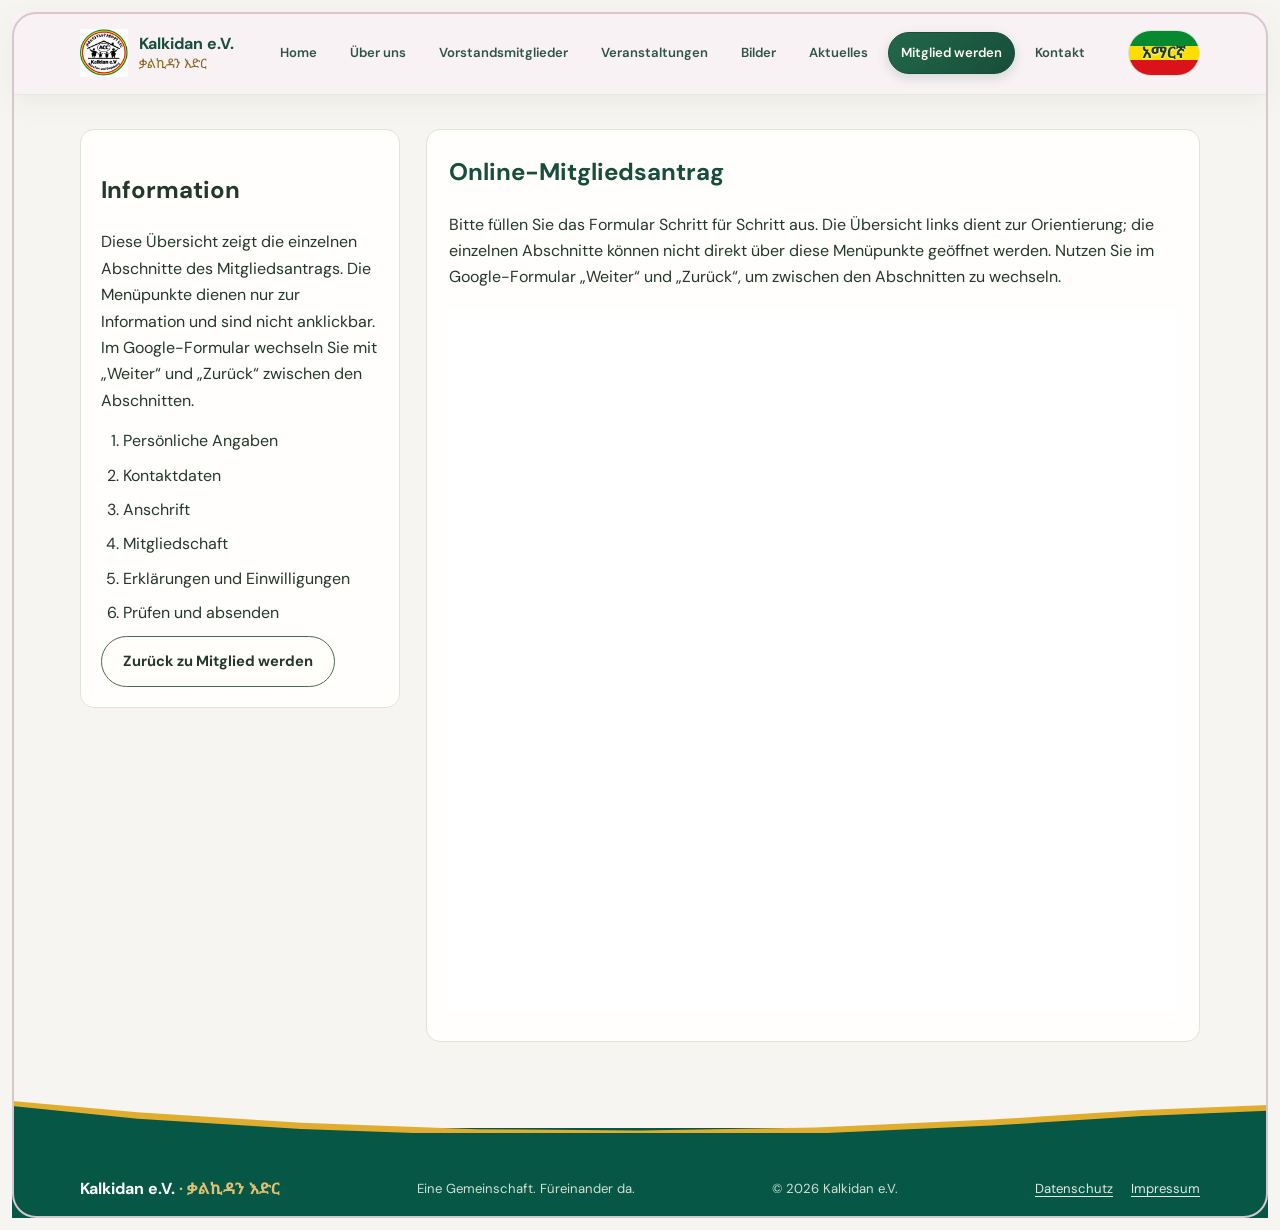
<file: online-mitgliedsantrag.html>
<!doctype html>
<html lang="de">
<head>
<meta charset="utf-8"/>
<meta name="viewport" content="width=device-width, initial-scale=1"/>
<meta name="description" content="Online-Mitgliedsantrag von Kalkidan e.V."/>
<title>Online-Mitgliedsantrag | Kalkidan e.V.</title>
<link href="images/kalkidan_logo_amharic_correct.png" rel="icon" type="image/png"/>
<link href="css/styles.css" rel="stylesheet"/>
<script defer src="js/script.js"></script>
<style>
.application-page { padding: 34px 0 56px; }
.application-layout { display:grid; grid-template-columns:320px minmax(0,1fr); gap:26px; align-items:start; }
.application-sidebar { position:sticky; top:18px; border:1px solid var(--line); border-radius:14px; padding:20px; background:var(--surface,#fffdf8); }
.application-sidebar h2 { margin:0 0 14px; font-size:1.15rem; color:var(--green); }
.application-sidebar ol { margin:0; padding-left:22px; }
.application-sidebar li { margin:0 0 12px; line-height:1.4; }
.application-sidebar .application-topic { display:block; color:var(--ink); cursor:default; text-decoration:none; }
.application-sidebar .application-nav-note { font-size:.88rem; color:var(--muted); margin-top:16px; }
.application-form-panel { min-width:0; border:1px solid var(--line); border-radius:14px; padding:22px; background:var(--surface,#fffdf8); }
.application-form-panel h1 { margin-top:0; color:var(--green); }
.application-form-frame { width:100%; height: min(78vh, 1100px); min-height:700px; border:0; background:white; }
.application-help { margin-bottom:18px; }
@media(max-width:760px) {
 .application-layout { grid-template-columns:1fr; }
 .application-sidebar { position:relative; top:auto; }
 .application-sidebar ol { columns:2; column-gap:24px; }
 .application-sidebar li { break-inside:avoid; }
 .application-form-panel { padding:14px; }
 .application-form-frame { min-height:650px; height:78vh; }
}
</style>
</head>
<body>
<a class="skip-link" href="#main">Zum Inhalt springen</a>
<header class="site-header">
<div class="container header-inner">
<a aria-label="Kalkidan e.V. Startseite" class="brand" href="index.html">
<img alt="Kalkidan e.V. Logo" class="logo" src="images/kalkidan_logo_amharic_correct.png"/>
<span class="brand-text"><strong>Kalkidan e.V.</strong><small>ቃልኪዳን እድር</small></span>
</a>
<button aria-expanded="false" aria-label="Menü öffnen" class="menu-toggle">☰</button>
<nav aria-label="Hauptnavigation" class="nav">
<a href="index.html" data-am="ማነሻ ገጽ" data-de="Home">Home</a>
<a href="ueber-uns.html" data-am="ስለ እኛ" data-de="Über uns">Über uns</a>
<a href="vorstandsmitglieder.html" data-am="የአመራራ አባላት" data-de="Vorstandsmitglieder">Vorstandsmitglieder</a>
<a href="veranstaltungen.html" data-am="ዝግጅቶች" data-de="Veranstaltungen">Veranstaltungen</a>
<a href="bilder.html" data-am="ማዕከለ ምስሎች/ፎቶዎች" data-de="Bilder">Bilder</a>
<a href="aktuelles.html" data-am="ዜና / ማስታወቂያ" data-de="Aktuelles">Aktuelles</a>
<a aria-current="page" href="mitglied-werden.html" data-am="አባል ይሁኑ" data-de="Mitglied werden">Mitglied werden</a>
<a href="kontakt.html" data-am="ያግኙን/አድራሻ" data-de="Kontakt">Kontakt</a>
</nav>
<button aria-label="Switch language" class="language-toggle" id="languageToggle" type="button">አማርኛ</button>
</div>
</header>
<main id="main" class="application-page">
<div class="container">
<div class="application-layout">
<aside class="application-sidebar" aria-label="Übersicht der Formularabschnitte">
<h1 data-de="Information" data-am="ፎርሙን ለመሙላት መመርያ">Mitgliedsantrag</h1>
<p data-de="Diese Übersicht zeigt die einzelnen Abschnitte des Mitgliedsantrags. Die Menüpunkte dienen nur zur Information und sind nicht anklickbar. Im Google-Formular wechseln Sie mit „Weiter“ und „Zurück“ zwischen den Abschnitten." data-am="ይህ ዝርዝር የአባልነት ማመልከቻውን ክፍሎች ለማሳየት ብቻ ነው፤ ሊጫኑ አይችሉም። በGoogle Forms ውስጥ በ‘ቀጣይ’ እና ‘ተመለስ’ ቁልፎች መካከል ይንቀሳቀሱ።">Diese Übersicht zeigt die einzelnen Abschnitte des Mitgliedsantrags. Die Menüpunkte dienen nur zur Information und sind nicht anklickbar. Im Google-Formular wechseln Sie mit „Weiter“ und „Zurück“ zwischen den Abschnitten.</p>
<ol>
<li><span class="application-topic">Persönliche Angaben</span></li>
<li><span class="application-topic">Kontaktdaten</span></li>
<li><span class="application-topic">Anschrift</span></li>
<li><span class="application-topic">Mitgliedschaft</span></li>
<li><span class="application-topic">Erklärungen und Einwilligungen</span></li>
<li><span class="application-topic">Prüfen und absenden</span></li>
</ol>
<a class="button button-outline" href="mitglied-werden.html">Zurück zu Mitglied werden</a>
</aside>
<section class="application-form-panel" id="online-form">
<h1>Online-Mitgliedsantrag</h1>
<p class="application-help" id="form-topic-help" data-de="Bitte füllen Sie das Formular Schritt für Schritt aus. Die Übersicht links dient zur Orientierung; die einzelnen Abschnitte können nicht direkt über diese Menüpunkte geöffnet werden. Nutzen Sie im Google-Formular „Weiter“ und „Zurück“, um zwischen den Abschnitten zu wechseln." data-am="እባክዎ ቅጹን በደረጃ በደረጃ ይሙሉ። በግራ ያለው ዝርዝር ለመመሪያ ብቻ ነው፤ ከእነዚህ ክፍሎች በቀጥታ መክፈት አይቻልም። በGoogle Forms ውስጥ ‘ቀጣይ’ እና ‘ተመለስ’ ቁልፎችን ይጠቀሙ።">Bitte füllen Sie das Formular Schritt für Schritt aus. Die Übersicht links dient zur Orientierung; die einzelnen Abschnitte können nicht direkt über diese Menüpunkte geöffnet werden. Nutzen Sie im Google-Formular „Weiter“ und „Zurück“, um zwischen den Abschnitten zu wechseln.</p>
<iframe class="application-form-frame" title="Online-Mitgliedsantrag" src="https://docs.google.com/forms/d/e/1FAIpQLSfdxz2WXqMelQDb9wybOEiuUibomR7UJEIskThhCGluB-9y_w/viewform?embedded=true" loading="eager" allowfullscreen>Dieses Formular kann in Ihrem Browser nicht angezeigt werden. <a href="https://docs.google.com/forms/d/e/1FAIpQLSfdxz2WXqMelQDb9wybOEiuUibomR7UJEIskThhCGluB-9y_w/viewform" target="_blank" rel="noopener noreferrer">Formular separat öffnen</a>.</iframe>
</section>
</div>
</div>
</main>

<footer class="footer">
<div class="container footer-inner"><a class="footer-brand" href="index.html">Kalkidan e.V. <span>· ቃልኪዳን እድር</span></a><p>Eine Gemeinschaft. Füreinander da.</p><small>© <span id="year"></span> Kalkidan e.V.</small><nav class="footer-legal" aria-label="Rechtliche Informationen"><a href="datenschutz.html">Datenschutz</a><a href="impressum.html">Impressum</a></nav></div>
</footer>
</body>
</html>
</file>
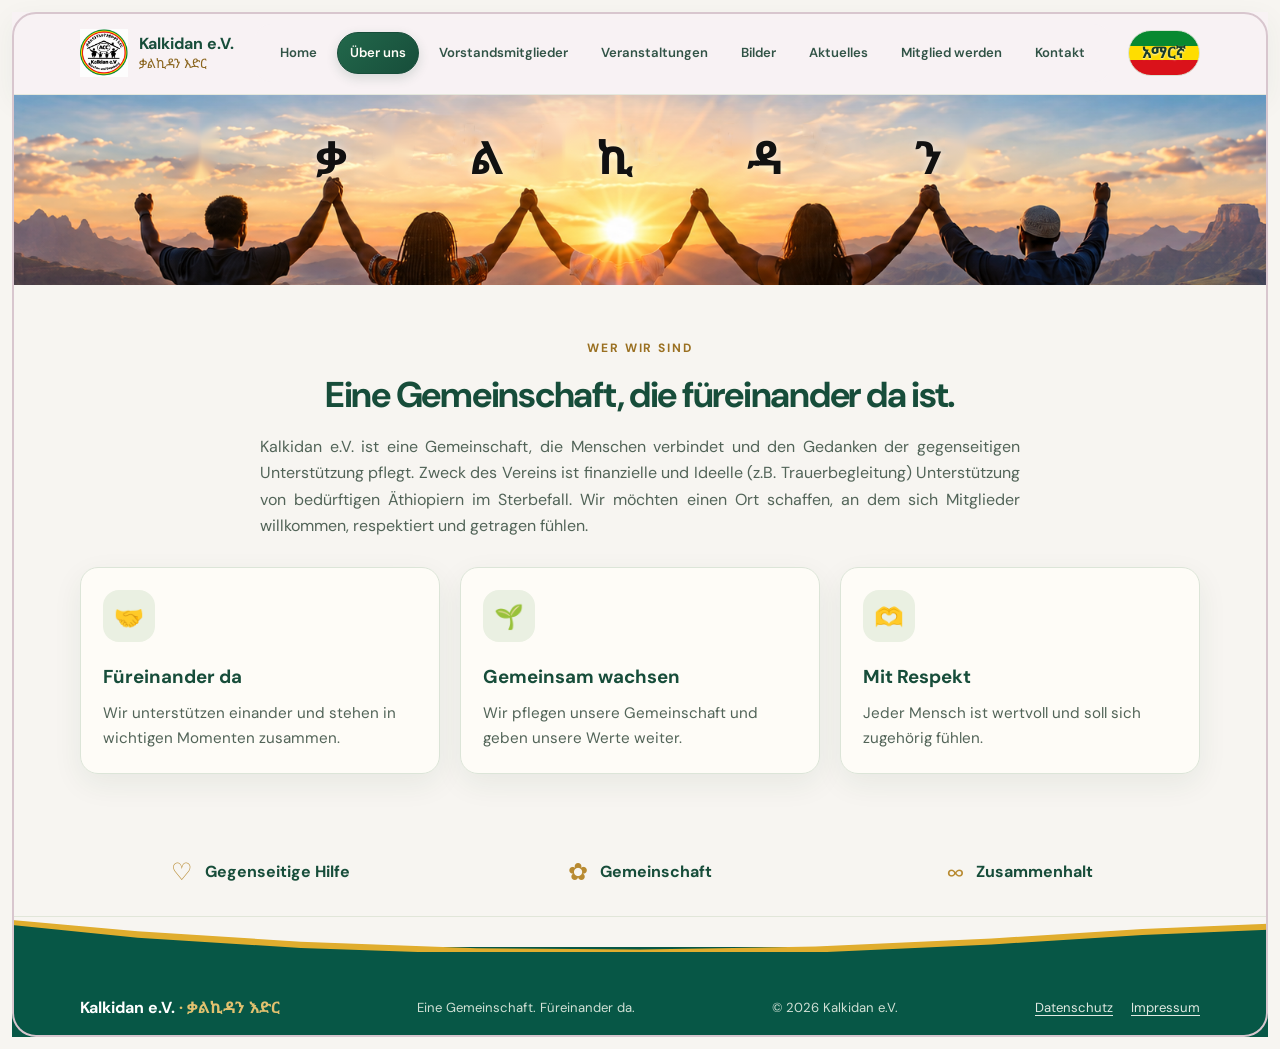
<file: ueber-uns.html>
<!doctype html>
<html lang="de">
<head>
<meta charset="utf-8"/>
<meta content="width=device-width, initial-scale=1" name="viewport"/>
<meta content="Kalkidan e.V. – ቃልኪዳን እድር. Gemeinschaft, gegenseitige Hilfe und Zusammenhalt." name="description"/>
<title>Über uns | Kalkidan e.V.</title>
<link href="images/kalkidan_logo_amharic_correct.png" rel="icon" type="image/svg+xml"/>
<link href="css/styles.css" rel="stylesheet"/>
<script defer="" src="js/script.js"></script>

<style>
/* Fließtext unter „Eine Gemeinschaft, die füreinander da ist“ im Blocksatz */
#about .section-heading p:not(.eyebrow) {
  text-align: justify;
  text-justify: inter-word;
}
</style>

</head>
<body>
<a class="skip-link" data-am="ወደ ዋናው ይዘት ይሂዱ" data-de="Zum Inhalt springen" href="#main">Zum Inhalt springen</a>
<header class="site-header">
<div class="container header-inner">
<a aria-label="Kalkidan e.V. Startseite" class="brand" href="index.html">
<img alt="Kalkidan e.V. Logo" class="logo" src="images/kalkidan_logo_amharic_correct.png"/>
<span class="brand-text"><strong>Kalkidan e.V.</strong><small>ቃልኪዳን እድር</small></span>
</a>
<button aria-expanded="false" aria-label="Menü öffnen" class="menu-toggle">☰</button>
<nav aria-label="Hauptnavigation" class="nav">
<a data-am="ማነሻ ገጽ" data-de="Home" href="index.html">Home</a>
<a aria-current="page" data-am="ስለ እኛ" data-de="Über uns" href="ueber-uns.html">Über uns</a>
<a data-am="የአመራራ አባላት" data-de="Vorstandsmitglieder" href="vorstandsmitglieder.html">Vorstandsmitglieder</a>

<a data-am="ዝግጅቶች" data-de="Veranstaltungen" href="veranstaltungen.html">Veranstaltungen</a>
<a data-am="ማዕከለ ምስሎች/ፎቶዎች" data-de="Bilder" href="bilder.html">Bilder</a>
<a data-am="ዜና / ማስታወቂያ" data-de="Aktuelles" href="aktuelles.html">Aktuelles</a>
<a data-am="አባል ይሁኑ" data-de="Mitglied werden" href="mitglied-werden.html">Mitglied werden</a>
<a data-am="ያግኙን/አድራሻ" data-de="Kontakt" href="kontakt.html">Kontakt</a>
</nav>
<button aria-label="Switch language" class="language-toggle" id="languageToggle" type="button">አማርኛ</button>
</div>
</header>
<section class="kalkidan-photo-banner" aria-label="Kalkidan Gemeinschafts-Banner">
  <img src="images/kalkidan-banner.png" alt="Fünf Menschen stehen bei Sonnenuntergang vereint vor einer Berglandschaft">
  <span class="kalkidan-banner-word word-1" aria-hidden="true">ቃ</span>
  <span class="kalkidan-banner-word word-2" aria-hidden="true">ል</span>
  <span class="kalkidan-banner-word word-3" aria-hidden="true">ኪ</span>
  <span class="kalkidan-banner-word word-4" aria-hidden="true">ዳ</span>
  <span class="kalkidan-banner-word word-5" aria-hidden="true">ን</span>
</section>
<style>
.kalkidan-photo-banner {
  position: relative;
  width: 100%;
  overflow: hidden;
  background: #263744;
  line-height: 0;
}
.kalkidan-photo-banner img {
  display: block;
  width: 100%;
  height: clamp(105px, 15vw, 190px);
  object-fit: cover;
  object-position: center 56%;
}
.kalkidan-banner-word {
  position: absolute;
  top: 20%;
  transform: translateX(-50%);
  line-height: 1;
  text-align: center;
  color: #111;
  font-family: "Noto Sans Ethiopic", "Abyssinica SIL", sans-serif;
  font-size: clamp(22px, 3.6vw, 46px);
  font-weight: 700;
  text-shadow: 0 1px 8px rgba(255,255,255,.7);
  pointer-events: none;
}
.kalkidan-banner-word.word-1 { left: 25.5%; }
.kalkidan-banner-word.word-2 { left: 37.8%; }
.kalkidan-banner-word.word-3 { left: 48%; }
.kalkidan-banner-word.word-4 { left: 60%; }
.kalkidan-banner-word.word-5 { left: 73%; }
@media (max-width: 520px) {
  .kalkidan-banner-word { top: 32%; font-size: clamp(18px, 4.4vw, 28px); }
}
</style>
<main id="main"><section class="section container" id="about">
<div class="section-heading">
<p class="eyebrow" data-am="ማን ነን" data-de="Wer wir sind">Wer wir sind</p>
<h2 data-am="እርስ በርሳችን የምንደጋገፍ ማህበረሰብ" data-de="Eine Gemeinschaft, die füreinander da ist.">Eine Gemeinschaft, die füreinander da ist.</h2>
<p data-am="ቃልኪዳን እድር ሰዎችን የሚያገናኝና የጋራ መረዳዳትን የሚያበረታታ ማህበር ነው። አባላት ተቀባይነት፣ ክብርና ድጋፍ የሚያገኙበት ቦታ መፍጠር እንፈልጋለን። በጀርመን አገር በሙኒክ ከተማና በአካባቢው የምንኖር ኢትዮጵውያን በራሳችንም ሆነ በቤተሰባችን ላይ ከዚህ ዓለም በሞት የመለየት አደጋ ቢያጋጥመን ጊዜ አስከሬን
ማጓጓዝንና ቀብር ማስፈጸምን በመሳሰሉት ጉዳዮች ላይ ለመረዳዳት የሚያስችለን ዕድር ማቋቋሙ አስፈላጊ መሆኑን በማመን፥ የቋንቋ፣ የዘርና የሀይማኖት ልዩነቶች የሌሉበት በኢትዮጵያዊነት ጥላ ስር መገኘትን ብቻ ዋና የመሰባሰቢያ ምሶሶ ያደረገን &quot;የኢትዮጵያውያን ቃል ኪዳን ዕድር በሙኒክና
አካባቢው&quot; የተሰኘ ዕድር ከጃንዋሪ 1 2012 ጀምሮ መስርተን በዚሁ በምንኖርበት አገር ህግ አስፈላጊውን መስፈርት አሟልቶ እንዲመዘገብና ህጋዊ እውቅና አንዲያገኝ አድርገናል። የቃልኪዳን እድር የማህበሩ አባል ለሆኑና ከዚህ ዓለም በሞት ለተለዩ ወገኖቻችን የቀብር ማስፈጸምያ አስፈላጊ ወጪዎችን ሁሉ ይሸፍናል።" data-de="Kalkidan e.V. ist eine Gemeinschaft, die Menschen verbindet und den Gedanken der gegenseitigen Unterstützung pflegt. Zweck des Vereins ist finanzielle und Ideelle (z.B. Trauerbegleitung) Unterstützung von 
bedürftigen Äthiopiern im Sterbefall. Wir möchten einen Ort schaffen, an dem sich Mitglieder willkommen, respektiert und getragen fühlen.">Kalkidan e.V. ist eine Gemeinschaft, die Menschen verbindet und den Gedanken der gegenseitigen Unterstützung pflegt. Wir möchten einen Ort schaffen, an dem sich Mitglieder willkommen, respektiert und getragen fühlen.</p>
</div>
<div class="three-cards">
<article class="info-card"><span class="card-icon">🤝</span><h3 data-am="ለእርስ በርሳችን መደጋገፍ" data-de="Füreinander da">Füreinander da</h3><p data-am="በአስፈላጊ ጊዜያት እርስ በርሳችን እንደጋገፋለን።" data-de="Wir unterstützen einander und stehen in wichtigen Momenten zusammen.">Wir unterstützen einander und stehen in wichtigen Momenten zusammen.</p></article>
<article class="info-card"><span class="card-icon">🌱</span><h3 data-am="በአንድነት ማደግ" data-de="Gemeinsam wachsen">Gemeinsam wachsen</h3><p data-am="ማህበረሰባችንን እንንከባከባለን፣ እሴቶቻችንንም እናስተላልፋለን።" data-de="Wir pflegen unsere Gemeinschaft und geben unsere Werte weiter.">Wir pflegen unsere Gemeinschaft und geben unsere Werte weiter.</p></article>
<article class="info-card"><span class="card-icon">🫶</span><h3 data-am="በመከባበር" data-de="Mit Respekt">Mit Respekt</h3><p data-am="እያንዳንዱ ሰው ዋጋ አለው፣ የማህበረሰቡም አካል መሆን አለበት።" data-de="Jeder Mensch ist wertvoll und soll sich zugehörig fühlen.">Jeder Mensch ist wertvoll und soll sich zugehörig fühlen.</p></article>
</div>
</section><section class="values-strip">
<div class="container values-grid">
<div><span class="value-symbol">♡</span><strong data-am="የጋራ ድጋፍ" data-de="Gegenseitige Hilfe">Gegenseitige Hilfe</strong></div>
<div><span class="value-symbol">✿</span><strong data-am="ማህበረሰብ" data-de="Gemeinschaft">Gemeinschaft</strong></div>
<div><span class="value-symbol">∞</span><strong data-am="አንድነት" data-de="Zusammenhalt">Zusammenhalt</strong></div>
</div>
</section></main>
<footer class="footer">
<div class="container footer-inner"><a class="footer-brand" href="index.html">Kalkidan e.V. <span>· ቃልኪዳን እድር</span></a><p data-am="አንድ ማህበረሰብ። እርስ በርሳችን እንደጋገፋለን።" data-de="Eine Gemeinschaft. Füreinander da.">Eine Gemeinschaft. Füreinander da.</p><small>© <span id="year"></span> Kalkidan e.V.</small><nav class="footer-legal" aria-label="Rechtliche Informationen"><a href="datenschutz.html">Datenschutz</a><a href="impressum.html">Impressum</a></nav></div>
</footer>
</body>
</html>
</file>
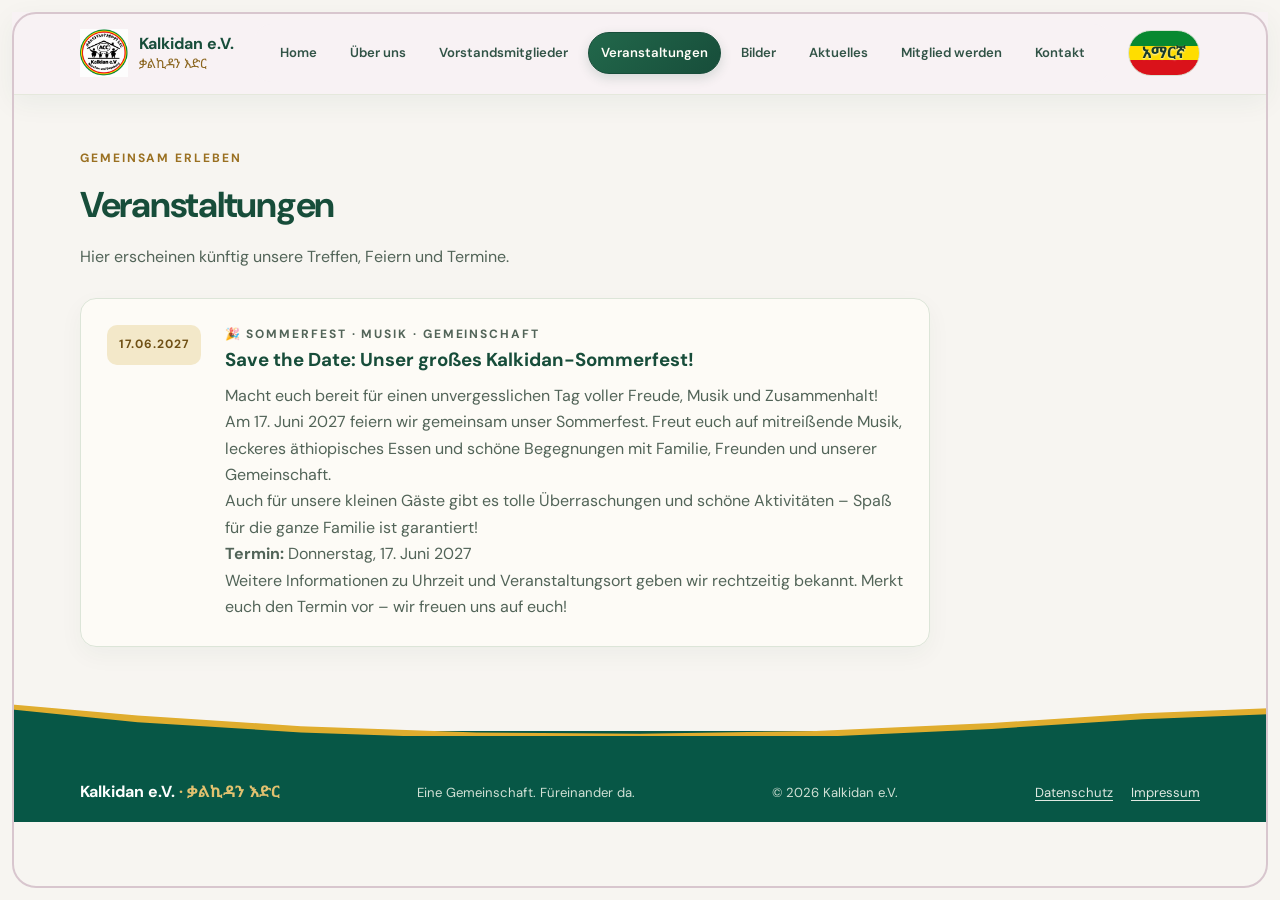
<file: veranstaltungen.html>
<!doctype html>
<html lang="de">
<head>
<meta charset="utf-8"/>
<meta content="width=device-width, initial-scale=1" name="viewport"/>
<meta content="Kalkidan e.V. – ቃልኪዳን እድር. Gemeinschaft, gegenseitige Hilfe und Zusammenhalt." name="description"/>
<title>Veranstaltungen | Kalkidan e.V.</title>
<link href="images/kalkidan_logo_amharic_correct.png" rel="icon" type="image/svg+xml"/>
<link href="css/styles.css" rel="stylesheet"/>
<script defer="" src="js/script.js"></script>
</head>
<body>
<a class="skip-link" data-am="ወደ ዋናው ይዘት ይሂዱ" data-de="Zum Inhalt springen" href="#main">Zum Inhalt springen</a>
<header class="site-header">
<div class="container header-inner">
<a aria-label="Kalkidan e.V. Startseite" class="brand" href="index.html">
<img alt="Kalkidan e.V. Logo" class="logo" src="images/kalkidan_logo_amharic_correct.png"/>
<span class="brand-text"><strong>Kalkidan e.V.</strong><small>ቃልኪዳን እድር</small></span>
</a>
<button aria-expanded="false" aria-label="Menü öffnen" class="menu-toggle">☰</button>
<nav aria-label="Hauptnavigation" class="nav">
<a data-am="ማነሻ ገጽ" data-de="Home" href="index.html">Home</a>
<a data-am="ስለ እኛ" data-de="Über uns" href="ueber-uns.html">Über uns</a>
<a data-am="የአመራራ አባላት" data-de="Vorstandsmitglieder" href="vorstandsmitglieder.html">Vorstandsmitglieder</a>

<a aria-current="page" data-am="ዝግጅቶች" data-de="Veranstaltungen" href="veranstaltungen.html">Veranstaltungen</a>
<a data-am="ማዕከለ ምስሎች/ፎቶዎች" data-de="Bilder" href="bilder.html">Bilder</a>
<a data-am="ዜና / ማስታወቂያ" data-de="Aktuelles" href="aktuelles.html">Aktuelles</a>
<a data-am="አባል ይሁኑ" data-de="Mitglied werden" href="mitglied-werden.html">Mitglied werden</a>
<a data-am="ያግኙን/አድራሻ" data-de="Kontakt" href="kontakt.html">Kontakt</a>
</nav>
<button aria-label="Switch language" class="language-toggle" id="languageToggle" type="button">አማርኛ</button>
</div>
</header>
<main id="main"><section class="section container" id="events">
<div class="section-heading left-heading"><p class="eyebrow" data-am="በአንድነት እንሳተፍ" data-de="Gemeinsam erleben">Gemeinsam erleben</p><h2 data-am="ዝግጅቶች" data-de="Veranstaltungen">Veranstaltungen</h2><p data-am="የማህበራችን ስብሰባዎች፣ በዓላትና ቀጠሮዎች እዚህ ይታያሉ።" data-de="Hier erscheinen künftig unsere Treffen, Feiern und Termine.">Hier erscheinen künftig unsere Treffen, Feiern und Termine.</p></div>
<article class="news-card event-card">
<div class="news-date" data-am="17.06.2027" data-de="17.06.2027">17.06.2027</div>
<div>
<p class="eyebrow" data-am="🎉 የበጋ ድግስ · ሙዚቃ · አንድነት" data-de="🎉 Sommerfest · Musik · Gemeinschaft">🎉 Sommerfest · Musik · Gemeinschaft</p>
<h3 data-am="ቀኑን ይያዙ፦ ታላቁ የቃልኪዳን የበጋ ድግስ!" data-de="Save the Date: Unser großes Kalkidan-Sommerfest!">Save the Date: Unser großes Kalkidan-Sommerfest!</h3>
<p data-am="ለደስታ፣ ለሙዚቃና ለአንድነት የተሞላ የማይረሳ ቀን ይዘጋጁ! ሰኔ 17 ቀን 2027 የቃልኪዳንን የበጋ ድግስ በአንድነት እናከብራለን። ደስ የሚል ሙዚቃ፣ ጣፋጭ የኢትዮጵያ ምግብና ከቤተሰብ፣ ከጓደኞችና ከማህበረሰባችን ጋር የሚያምሩ ጊዜያት ይጠብቁናል።" data-de="Macht euch bereit für einen unvergesslichen Tag voller Freude, Musik und Zusammenhalt! Am 17. Juni 2027 feiern wir gemeinsam unser Sommerfest. Freut euch auf mitreißende Musik, leckeres äthiopisches Essen und schöne Begegnungen mit Familie, Freunden und unserer Gemeinschaft.">Macht euch bereit für einen unvergesslichen Tag voller Freude, Musik und Zusammenhalt! Am 17. Juni 2027 feiern wir gemeinsam unser Sommerfest. Freut euch auf mitreißende Musik, leckeres äthiopisches Essen und schöne Begegnungen mit Familie, Freunden und unserer Gemeinschaft.</p>
<p data-am="ለትንንሽ እንግዶቻችንም አስደሳች ነገሮችና የሚያምሩ እንቅስቃሴዎች ተዘጋጅተዋል፤ ለመላው ቤተሰብ የደስታ ቀን ይሆናል!" data-de="Auch für unsere kleinen Gäste gibt es tolle Überraschungen und schöne Aktivitäten – Spaß für die ganze Familie ist garantiert!">Auch für unsere kleinen Gäste gibt es tolle Überraschungen und schöne Aktivitäten – Spaß für die ganze Familie ist garantiert!</p>
<p><strong data-am="ቀን፦" data-de="Termin:">Termin:</strong> <span data-am="ሐሙስ፣ ሰኔ 17 ቀን 2027" data-de="Donnerstag, 17. Juni 2027">Donnerstag, 17. Juni 2027</span></p>
<p data-am="ስለ ሰዓቱና ስለ ቦታው ተጨማሪ መረጃ በተገቢው ጊዜ እናሳውቃለን። ቀኑን ይያዙ፤ እናንተን ለማግኘት በደስታ እንጠብቃለን!" data-de="Weitere Informationen zu Uhrzeit und Veranstaltungsort geben wir rechtzeitig bekannt. Merkt euch den Termin vor – wir freuen uns auf euch!">Weitere Informationen zu Uhrzeit und Veranstaltungsort geben wir rechtzeitig bekannt. Merkt euch den Termin vor – wir freuen uns auf euch!</p>
</div>
</article>
</section></main>
<footer class="footer">
<div class="container footer-inner"><a class="footer-brand" href="index.html">Kalkidan e.V. <span>· ቃልኪዳን እድር</span></a><p data-am="አንድ ማህበረሰብ። እርስ በርሳችን እንደጋገፋለን።" data-de="Eine Gemeinschaft. Füreinander da.">Eine Gemeinschaft. Füreinander da.</p><small>© <span id="year"></span> Kalkidan e.V.</small><nav class="footer-legal" aria-label="Rechtliche Informationen"><a href="datenschutz.html">Datenschutz</a><a href="impressum.html">Impressum</a></nav></div>
</footer>
</body>
</html>
</file>
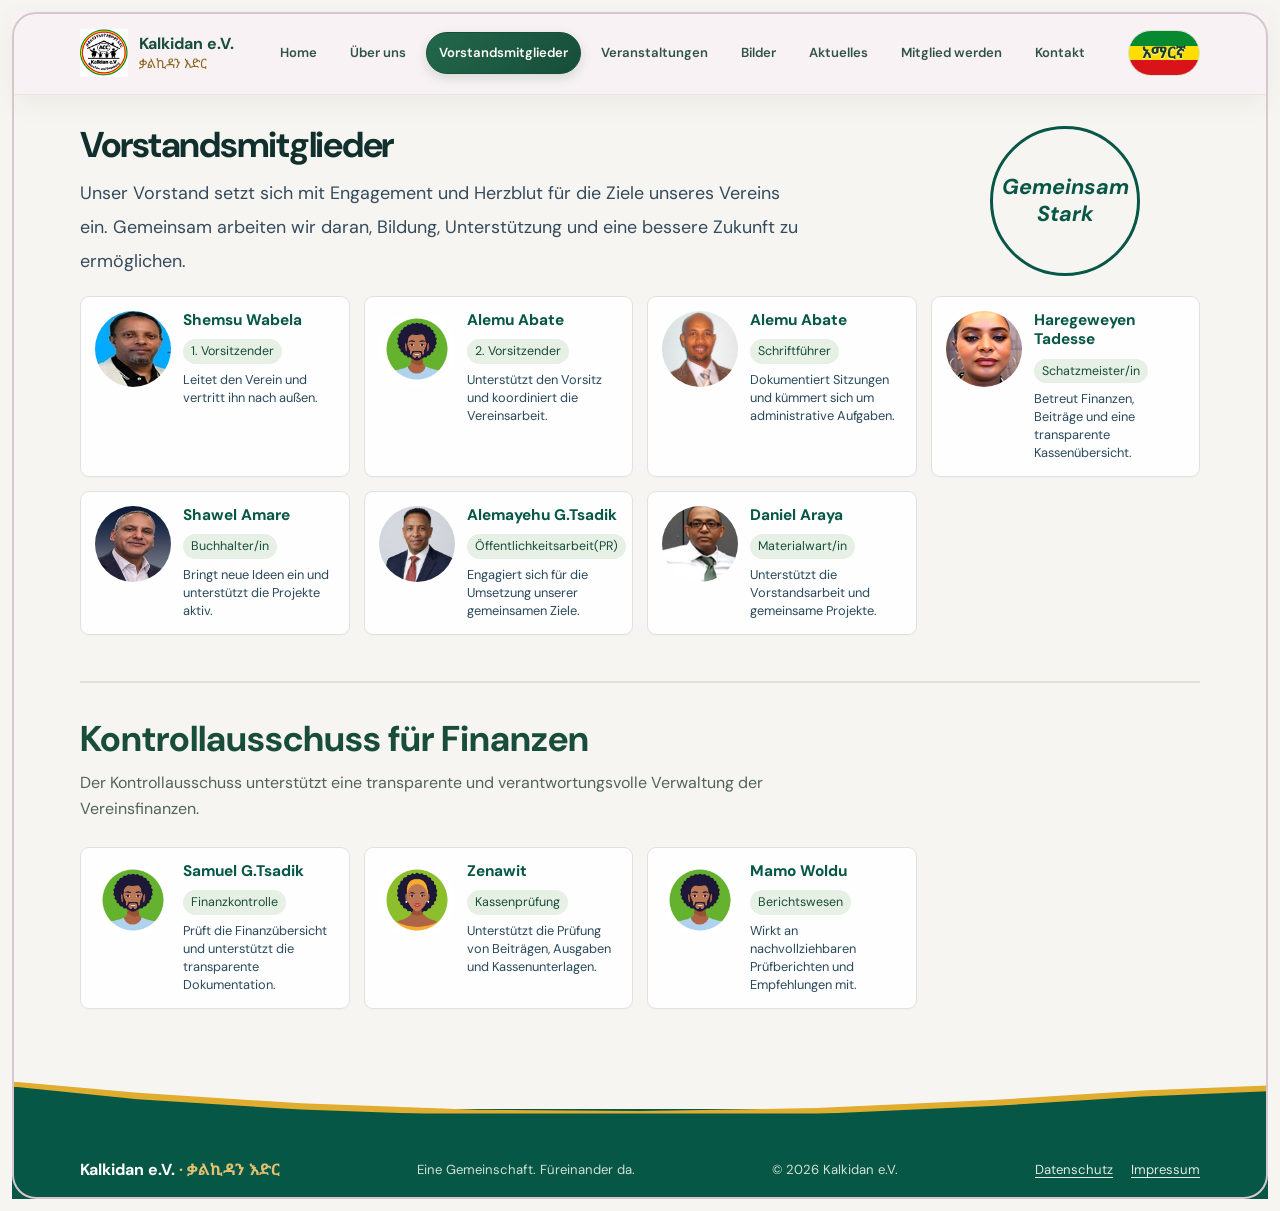
<file: vorstandsmitglieder.html>
<!doctype html>
<html lang="de">
<head>
<meta charset="utf-8"/>
<meta content="width=device-width, initial-scale=1" name="viewport"/>
<meta content="Kalkidan e.V. – ቃልኪዳን እድር. Gemeinschaft, gegenseitige Hilfe und Zusammenhalt." name="description"/>
<title>Vorstandsmitglieder | Kalkidan e.V.</title>
<link href="images/kalkidan_logo_amharic_correct.png" rel="icon" type="image/svg+xml"/>
<link href="css/styles.css" rel="stylesheet"/>
<script defer="" src="js/script.js"></script>
</head>
<body>
<a class="skip-link" data-am="ወደ ዋናው ይዘት ይሂዱ" data-de="Zum Inhalt springen" href="#main">Zum Inhalt springen</a>
<header class="site-header">
<div class="container header-inner">
<a aria-label="Kalkidan e.V. Startseite" class="brand" href="index.html">
<img alt="Kalkidan e.V. Logo" class="logo" src="images/kalkidan_logo_amharic_correct.png"/>
<span class="brand-text"><strong>Kalkidan e.V.</strong><small>ቃልኪዳን እድር</small></span>
</a>
<button aria-expanded="false" aria-label="Menü öffnen" class="menu-toggle">☰</button>
<nav aria-label="Hauptnavigation" class="nav">
<a data-am="ማነሻ ገጽ" data-de="Home" href="index.html">Home</a>
<a data-am="ስለ እኛ" data-de="Über uns" href="ueber-uns.html">Über uns</a>
<a aria-current="page" data-am="የአመራራ አባላት" data-de="Vorstandsmitglieder" href="vorstandsmitglieder.html">Vorstandsmitglieder</a>
<a data-am="ዝግጅቶች" data-de="Veranstaltungen" href="veranstaltungen.html">Veranstaltungen</a>
<a data-am="ማዕከለ ምስሎች/ፎቶዎች" data-de="Bilder" href="bilder.html">Bilder</a>
<a data-am="ዜና / ማስታወቂያ" data-de="Aktuelles" href="aktuelles.html">Aktuelles</a>
<a data-am="አባል ይሁኑ" data-de="Mitglied werden" href="mitglied-werden.html">Mitglied werden</a>
<a data-am="ያግኙን/አድራሻ" data-de="Kontakt" href="kontakt.html">Kontakt</a>
</nav>
<button aria-label="Switch language" class="language-toggle" id="languageToggle" type="button">አማርኛ</button>
</div>
</header>
<main id="main"><section class="section container" id="vorstand">
<div class="vorstand-intro">
<div class="vorstand-intro-copy">
<h2 data-am="የአመራር አባላት" data-de="Vorstandsmitglieder">Vorstandsmitglieder</h2>
<p data-am="ቦርዳችን ለማህበራችን ዓላማዎች መሳካት በቁርጠኝነት ይሰራል። የስራ አመራር አባላቱን ዝርዝር የስራ ኃላፊነቶች ከመተዳደርያ ደንቡ ላይ ይመልከቱ።" data-de="Unser Vorstand setzt sich mit Engagement und Herzblut für die Ziele unseres Vereins ein. Gemeinsam arbeiten wir daran, Bildung, Unterstützung und eine bessere Zukunft zu ermöglichen.">Unser Vorstand setzt sich mit Engagement und Herzblut für die Ziele unseres Vereins ein. Gemeinsam arbeiten wir daran, Bildung, Unterstützung und eine bessere Zukunft zu ermöglichen.</p>
</div>
<div aria-label="Gemeinsam Stark" class="vorstand-zentrum"><span class="vorstand-slogan">Gemeinsam<br/>Stark</span></div>
</div>
<div aria-label="Vorstandsmitglieder" class="vorstand-container">
<article class="mitglied karte-mitglied">
<img alt="Porträt: Name 1" loading="lazy" src="images/Shemsu.jpg"/>
<div class="mitglied-info"><h3 class="name" data-de="Shemsu Wabela" data-am="ሸምሱ ዋበላ">Name 1</h3><span class="mitglied-rolle" data-am="ሊቀመንበር" data-de="1. Vorsitzender">1. Vorsitzender</span><p data-am="ማህበሩን ይመራል፣ በውጭ ይወክለዋል።" data-de="Leitet den Verein und vertritt ihn nach außen.">Leitet den Verein und vertritt ihn nach außen.</p></div>
</article>
<article class="mitglied karte-mitglied">
<img alt="Porträt: Name 2" loading="lazy" src="images/vorsitzender.jpg"/>
<div class="mitglied-info"><h3 class="name" data-de="Alemu Abate" data-am="አለሙ አባተ">Name 2</h3><span class="mitglied-rolle" data-am="ምክትል ሊቀመንበር" data-de="2. Vorsitzender">2. Vorsitzender</span><p data-am="ሰብሳቢውን ይደግፋል፣ የማህበሩን ሥራ ያስተባብራል።" data-de="Unterstützt den Vorsitz und koordiniert die Vereinsarbeit.">Unterstützt den Vorsitz und koordiniert die Vereinsarbeit.</p></div>
</article>
<article class="mitglied karte-mitglied">
<img alt="Porträt: Name 3" loading="lazy" src="images/alemuabate.jpg"/>
<div class="mitglied-info"><h3 class="name" data-de="Alemu Abate" data-am="አለሙ አባተ">Name 3</h3><span class="mitglied-rolle" data-am="ጸሐፊ" data-de="Schriftführer">Schriftführer</span><p data-am="ስብሰባዎችን ይመዘግባል፣ አስተዳደራዊ ሥራዎችን ይከታተላል።" data-de="Dokumentiert Sitzungen und kümmert sich um administrative Aufgaben.">Dokumentiert Sitzungen und kümmert sich um administrative Aufgaben.</p></div>
</article>
<article class="mitglied karte-mitglied">
<img alt="Porträt des Schatzmeisters" loading="lazy" src="images/haregt.jpg"/>
<div class="mitglied-info"><h3 class="name" data-de="Haregeweyen Tadesse" data-am="ሐረገወይን ታደሰ">Name 4</h3><span class="mitglied-rolle" data-am="ገንዘብ ያዥ" data-de="Schatzmeister/in">Schatzmeister/in</span><p data-am="ገንዘብን፣ አባልነት ክፍያዎችንና የሂሳብ መዝገብን ይቆጣጠራል።" data-de="Betreut Finanzen, Beiträge und eine transparente Kassenübersicht.">Betreut Finanzen, Beiträge und eine transparente Kassenübersicht.</p></div>
</article>
<article class="mitglied karte-mitglied">
<img alt="Porträt: Name 5" loading="lazy" src="images/shawell.jpg"/>
<div class="mitglied-info"><h3 class="name" data-de="Shawel Amare" data-am="ሻውል አማረ">Name 5</h3><span class="mitglied-rolle" data-am="የሂሳብ ሹም" data-de="Buchhalter/in">Buchhalter</span><p data-am="የእድሩ ሒሳብ አያያዝ ሥርአት የተከተለ መሆኑን ያረጋግጣል።" data-de="Bringt neue Ideen ein und unterstützt die Projekte aktiv.">Bringt neue Ideen ein und unterstützt die Projekte aktiv.</p></div>
</article>
<article class="mitglied karte-mitglied">
<img alt="Porträt: Name 6" loading="lazy" src="images/alex_gtsadik.jpg"/>
<div class="mitglied-info"><h3 class="name" data-de="Alemayehu G.Tsadik" data-am="አለማየሁ ገ/ጻድቅ">Name 6</h3><span class="mitglied-rolle" data-am="አባል / ሕዝብ ግኑኝነት" data-de="Öffentlichkeitsarbeit(PR)">Beisitzer</span><p data-am="የእድሩን የሕዝብ ግኑኝነት ስራዎች ያስፈጽማል።" data-de="Engagiert sich für die Umsetzung unserer gemeinsamen Ziele.">Engagiert sich für die Umsetzung unserer gemeinsamen Ziele.</p></div>
</article>
<article class="mitglied karte-mitglied">
<img alt="Porträt: Name 7" loading="lazy" src="images/daniel.jpg"/>
<div class="mitglied-info"><h3 class="name" data-de="Daniel Araya" data-am="ዳንኤል አርአያ">Name 7</h3><span class="mitglied-rolle" data-am="አባል / ንብረት ቁጥጥር" data-de="Materialwart/in">Beisitzer</span><p data-am="የእድሩን ንብረት ያስተዳድራል፥ ይቆጣጠራል።" data-de="Unterstützt die Vorstandsarbeit und gemeinsame Projekte.">Unterstützt die Vorstandsarbeit und gemeinsame Projekte.</p></div>
</article>
</div>

<div class="kontrollausschuss">
  <div class="kontrollausschuss-heading">
    <h2 data-de="Kontrollausschuss für Finanzen" data-am="የቁጥጥር ኮሚቴ">Kontrollausschuss</h2>
    <p data-de="Der Kontrollausschuss unterstützt eine transparente und verantwortungsvolle Verwaltung der Vereinsfinanzen." data-am="የቁጥጥር ኮሚቴው የማህበሩን ፋይናንስ ግልጽነትና ትክክለኛነት ይቆጣጠራል። ሥራዎች በእድሩ ደንብና መመሪያ መሰረት መተግበራቸውን 
ይመራምራል፥ ለጉባኤ ያቀርባል።">Der Kontrollausschuss unterstützt eine transparente und verantwortungsvolle Verwaltung der Vereinsfinanzen.</p>
  </div>
  <div aria-label="Mitglieder des Kontrollausschusses für Finanzen" class="vorstand-container kontrollausschuss-container">
    <article class="mitglied karte-mitglied">
      <img alt="Porträt eines Mitglieds des Kontrollausschusses" loading="lazy" src="images/vorsitzender.jpg"/>
      <div class="mitglied-info"><h3 class="name" data-de="Samuel G.Tsadik" data-am="ሳሙኤል ገ/ጻድቅ">Mitglied 1</h3><span class="mitglied-rolle" data-de="Finanzkontrolle" data-am="የፋይናንስ ቁጥጥር">Finanzkontrolle</span><p data-de="Prüft die Finanzübersicht und unterstützt die transparente Dokumentation." data-am="የፋይናንስ ሪፖርቶችን ይመረምራል።">Prüft die Finanzübersicht und unterstützt die transparente Dokumentation.</p></div>
    </article>
    <article class="mitglied karte-mitglied">
      <img alt="Porträt eines Mitglieds des Kontrollausschusses" loading="lazy" src="images/schatzmeister.jpg"/>
      <div class="mitglied-info"><h3 class="name" data-de="Zenawit" data-am="ዜናዊት">Mitglied 2</h3><span class="mitglied-rolle" data-de="Kassenprüfung" data-am="የገንዘብ ሂሳብ ምርመራ">Kassenprüfung</span><p data-de="Unterstützt die Prüfung von Beiträgen, Ausgaben und Kassenunterlagen." data-am="ክፍያዎችንና ወጪዎችን በመፈተሽ ይረዳል።">Unterstützt die Prüfung von Beiträgen, Ausgaben und Kassenunterlagen.</p></div>
    </article>
    <article class="mitglied karte-mitglied">
      <img alt="Porträt eines Mitglieds des Kontrollausschusses" loading="lazy" src="images/vorsitzender.jpg"/>
      <div class="mitglied-info"><h3 class="name" data-de="Mamo Woldu" data-am="ማሞ ወልዱ">Mitglied 3</h3><span class="mitglied-rolle" data-de="Berichtswesen" data-am="ሪፖርት አዘገጃጀት">Berichtswesen</span><p data-de="Wirkt an nachvollziehbaren Prüfberichten und Empfehlungen mit." data-am="ግልጽ የምርመራ ሪፖርቶችን ያግዛል።">Wirkt an nachvollziehbaren Prüfberichten und Empfehlungen mit.</p></div>
    </article>
  </div>
</div>
</section></main>
<footer class="footer">
<div class="container footer-inner"><a class="footer-brand" href="index.html">Kalkidan e.V. <span>· ቃልኪዳን እድር</span></a><p data-am="አንድ ማህበረሰብ። እርስ በርሳችን እንደጋገፋለን።" data-de="Eine Gemeinschaft. Füreinander da.">Eine Gemeinschaft. Füreinander da.</p><small>© <span id="year"></span> Kalkidan e.V.</small><nav class="footer-legal" aria-label="Rechtliche Informationen"><a href="datenschutz.html">Datenschutz</a><a href="impressum.html">Impressum</a></nav></div>
</footer>
</body>
</html>
</file>
<file: css/styles.css>
@import url('https://fonts.googleapis.com/css2?family=DM+Sans:wght@400;500;600;700&family=Noto+Sans+Ethiopic:wght@400;500;600;700&display=swap');
:root{--green:#174d3a;--green2:#22684b;--gold:#d5a64b;--cream:#faf8f0;--ink:#20352c;--muted:#66766d;--line:#e5e9e2;--white:#fff}
*{box-sizing:border-box}html{scroll-behavior:smooth;scroll-padding-top:90px}body{margin:0;font-family:"DM Sans","Noto Sans Ethiopic",sans-serif;color:var(--ink);line-height:1.65;background:#fff}body.amharic{font-family:"Noto Sans Ethiopic","DM Sans",sans-serif}a{color:inherit;text-decoration:none}.container{width:min(1120px,calc(100% - 40px));margin:auto}.skip-link{position:absolute;left:-999px;top:8px;background:#fff;padding:10px;z-index:100}.skip-link:focus{left:8px}.site-header{height:auto;min-height:82px;position:sticky;top:0;z-index:10;background:rgba(255,255,255,.96);backdrop-filter:blur(12px);border-bottom:1px solid #edf0e9}.header-inner{min-height:82px;display:flex;align-items:center;gap:24px}.brand{display:flex;align-items:center;gap:11px;flex-shrink:0}.logo{width:48px;height:48px}.brand-text{display:flex;flex-direction:column;line-height:1.3}.brand-text strong{font-size:1rem;color:var(--green)}.brand-text small{font-size:.82rem;color:#a27a2c}.nav{display:flex;align-items:center;justify-content:flex-end;gap:clamp(10px,1.7vw,22px);margin-left:auto}.nav a{font-size:.85rem;font-weight:600;color:#41544a;white-space:nowrap}.nav a:hover{color:var(--green2)}.language-toggle,.menu-toggle{border:1px solid #dfe7dd;border-radius:999px;background:white;color:var(--green);padding:9px 13px;font:inherit;font-weight:700;cursor:pointer;white-space:nowrap}.menu-toggle{display:none}.hero{background:var(--green);color:white;min-height:570px;position:relative;overflow:hidden;display:flex;align-items:center}.hero-pattern{position:absolute;inset:0;opacity:.13;background-image:radial-gradient(circle at 1px 1px,#f3d58b 1px,transparent 0);background-size:28px 28px;mask-image:linear-gradient(90deg,black,transparent 75%)}.hero-content{position:relative;z-index:2;padding:82px 0;width:58%;margin-left:max(calc((100% - 1120px)/2),20px)}.eyebrow{text-transform:uppercase;letter-spacing:.16em;font-size:.75rem;font-weight:700;color:var(--gold);margin:0 0 14px}.hero h1{font-size:clamp(2.7rem,5vw,4.7rem);line-height:1.08;letter-spacing:-.045em;max-width:700px;margin:0 0 22px}.hero-lead{font-size:1.1rem;line-height:1.8;color:#e0eae2;max-width:590px}.hero-actions{display:flex;gap:12px;flex-wrap:wrap;margin:30px 0}.button{display:inline-flex;justify-content:center;align-items:center;border-radius:999px;padding:12px 21px;font-weight:700;font-size:.92rem;transition:transform .2s,background .2s}.button:hover{transform:translateY(-2px)}.button-light{background:#fff;color:var(--green)}.button-outline{border:1px solid #a7c2ae;color:#fff}.button-primary{background:var(--green);color:#fff}.hero-note{display:flex;align-items:center;gap:10px;font-size:.86rem;color:#d8e6db}.note-icon{color:var(--gold);font-size:1.3rem}.hero-art{position:absolute;right:4%;top:8%;height:84%;width:38%;display:flex;align-items:center;justify-content:center}.sun{width:min(340px,75%);aspect-ratio:1;border-radius:50%;background:#d9b765;position:absolute;top:9%;right:8%;opacity:.95}.art-circle{position:absolute;border:1px solid rgba(255,255,255,.38);border-radius:50%;width:90%;aspect-ratio:1}.circle-one{transform:scale(.9)}.circle-two{transform:scale(.68);border-color:rgba(255,255,255,.6)}.hands{position:relative;z-index:1;width:55%;aspect-ratio:1;border-radius:50%;background:#f8f2df;color:var(--green);display:grid;place-items:center;font-size:clamp(5rem,12vw,10rem);box-shadow:0 20px 80px #092c1d55}.art-caption{position:absolute;bottom:8%;right:5%;font-weight:700;letter-spacing:.05em;color:#f2d891}.values-strip{background:#f7f4e9;border-bottom:1px solid #eee8d7}.values-grid{display:grid;grid-template-columns:repeat(3,1fr);padding:24px 0;gap:20px}.values-grid>div{display:flex;align-items:center;justify-content:center;gap:12px;color:var(--green)}.value-symbol{font-size:1.5rem;color:#b88a31}.section{padding-top:92px;padding-bottom:92px}.section-heading{text-align:center;max-width:760px;margin:0 auto 42px}.section-heading h2,.membership-section h2,.contact-section h2{font-size:clamp(2rem,3.4vw,3rem);line-height:1.17;letter-spacing:-.035em;color:var(--green);margin:0 0 18px}.section-heading p:not(.eyebrow){color:var(--muted);margin:0}.three-cards{display:grid;grid-template-columns:repeat(3,1fr);gap:20px}.info-card{padding:30px 28px;border:1px solid var(--line);border-radius:18px;background:white;box-shadow:0 8px 26px #1e4a3510}.card-icon{display:grid;place-items:center;width:52px;height:52px;border-radius:16px;background:#f3f4e9;font-size:1.5rem;margin-bottom:20px}.info-card h3{color:var(--green);margin:0 0 8px}.info-card p{color:var(--muted);margin:0;font-size:.95rem}.membership-section{background:#f5f3e8;padding:80px 0}.membership-layout{display:grid;grid-template-columns:1.1fr .9fr;gap:70px;align-items:center}.membership-section h2{max-width:520px}.membership-section p{color:var(--muted)}.membership-box{background:white;border:1px solid #e7e3d5;border-radius:20px;padding:32px;box-shadow:0 12px 36px #254e3510}.membership-box h3{margin:0;color:var(--green);font-size:1.3rem}.membership-box .button{margin-top:10px}.left-heading{text-align:left;margin-left:0}.empty-state{text-align:center;padding:38px 20px;border:1px dashed #d8e0d6;border-radius:18px;background:#fbfcf9}.empty-state>span{font-size:2.2rem}.empty-state h3{color:var(--green);margin:8px 0}.empty-state p{color:var(--muted);margin:0}.gallery-section{background:#f8f8f3;padding:84px 0}.gallery-grid{display:grid;grid-template-columns:1.15fr 1fr 1fr;gap:18px}.gallery-tile{min-height:245px;border-radius:18px;display:flex;flex-direction:column;justify-content:flex-end;padding:25px;color:white;overflow:hidden;position:relative}.gallery-tile:before{content:"";position:absolute;inset:0;background:linear-gradient(145deg,transparent,#102f22a8)}.gallery-tile>*{z-index:1}.gallery-tile span{font-size:3rem;line-height:1}.gallery-tile p{font-weight:700;font-size:1.1rem;margin:12px 0 0}.tile-a{background:radial-gradient(circle at 75% 15%,#e5c66f 0 12%,transparent 13%),linear-gradient(135deg,#4c8463,#174d3a)}.tile-b{background:radial-gradient(circle at 30% 20%,#d5a64b 0 16%,transparent 17%),linear-gradient(135deg,#d7b96e,#7d6230)}.tile-c{background:radial-gradient(circle at 70% 30%,#f5e7b6 0 15%,transparent 16%),linear-gradient(135deg,#6e9a79,#2d5a43)}.small-note{text-align:center;color:#78847b;font-size:.78rem;margin:16px 0 0}.news-card{display:flex;gap:24px;align-items:flex-start;padding:26px;border:1px solid var(--line);border-radius:16px;max-width:850px}.news-date{background:#f4edda;color:#8a6828;padding:10px 12px;border-radius:10px;font-size:.75rem;font-weight:700;letter-spacing:.08em}.news-card h3{color:var(--green);margin:0 0 7px}.news-card p{color:var(--muted);margin:0}.contact-section{background:var(--green);color:#fff;padding:80px 0}.contact-layout{display:grid;grid-template-columns:1fr .8fr;gap:80px;align-items:start}.contact-section h2{color:white}.contact-section p:not(.eyebrow){color:#d8e4db;max-width:550px}.contact-details{border:1px solid #62806d;border-radius:18px;padding:20px 26px}.contact-details>p:not(.privacy-note){display:grid;grid-template-columns:35px 1fr;column-gap:12px;margin:14px 0}.contact-details>p>span{grid-row:span 2;color:var(--gold);font-size:1.35rem}.contact-details strong{font-size:.95rem}.contact-details small{color:#d4e0d6}.privacy-note{font-size:.78rem!important;border-top:1px solid #62806d;padding-top:14px;margin-bottom:0}.footer{background:#103829;color:#d9e4dc;padding:24px 0}.footer-inner{display:flex;align-items:center;justify-content:space-between;gap:20px;flex-wrap:wrap}.footer-brand{font-weight:700}.footer-brand span{color:#e1c16f}.footer p,.footer small{margin:0;font-size:.82rem;color:#b9cbbf}
@media(max-width:980px){.header-inner{gap:12px}.nav{gap:10px}.nav a{font-size:.78rem}.brand-text strong{font-size:.9rem}.logo{width:42px}.hero-content{width:65%}.hero-art{right:-4%;opacity:.8}.membership-layout,.contact-layout{gap:35px}}
@media(max-width:760px){.container{width:min(100% - 32px,600px)}.header-inner{flex-wrap:wrap;padding:12px 0;min-height:72px}.brand{margin-right:auto}.menu-toggle{display:block}.nav{display:none;order:4;width:100%;margin:0;padding:12px 0 6px;flex-direction:column;align-items:stretch;gap:0}.nav.open{display:flex}.nav a{padding:11px 4px;border-top:1px solid #eef1ec;font-size:.95rem}.language-toggle{padding:8px 10px}.hero{min-height:0;align-items:flex-start}.hero-content{width:auto;margin:0;padding:24px 0 210px}.hero h1{font-size:clamp(2.6rem,11vw,4rem)}.hero-lead{font-size:1rem}.hero-art{top:auto;bottom:-6%;right:4%;width:65%;height:45%;opacity:.62}.sun{width:65%;top:0}.hands{font-size:6rem}.art-caption{bottom:10%;right:0}.values-grid{grid-template-columns:1fr;gap:12px;padding:22px 0}.values-grid>div{justify-content:flex-start;padding-left:20%}.section{padding-top:65px;padding-bottom:65px}.three-cards{grid-template-columns:1fr}.membership-section,.gallery-section,.contact-section{padding:65px 0}.membership-layout,.contact-layout{grid-template-columns:1fr;gap:25px}.gallery-grid{grid-template-columns:1fr}.gallery-tile{min-height:180px}.section-heading{margin-bottom:30px}.news-card{padding:18px;gap:14px}.footer-inner{justify-content:center;text-align:center;flex-direction:column;gap:8px}}

.membership-list{list-style:none;margin:18px 0 0;padding:0}
.membership-list li{padding:14px 0;border-top:1px solid var(--line);display:flex;flex-direction:column;gap:4px}
.membership-list strong{color:var(--green);font-size:.95rem}
.membership-list span{font-size:.9rem;color:var(--muted)}
.membership-disclaimer{font-size:.78rem!important;background:#f8f6ef;border-radius:10px;padding:12px 14px;margin-top:18px;color:#746b55!important}
@media(max-width:760px){.membership-list li{padding:12px 0}}


/* --- Einheitliches, elegantes und responsives Farbsystem --- */
:root{
  --page-bg:#fffaf0;
  --surface:#fffdf8;
  --surface-soft:#f4f7ec;
  --surface-sage:#edf3e7;
  --ink:#24372c;
  --muted:#526458;
  --line:#dce5d8;
  --green:#174d3a;
  --green2:#22684b;
  --gold:#9a7021;
}
html{background:var(--page-bg)}
body{background:var(--page-bg);color:var(--ink);overflow-wrap:break-word}
.site-header{background:rgba(255,250,240,.96);border-bottom-color:#e5e8dc}
.brand-text strong{color:var(--green)}
.brand-text small{color:#8a641c}
.nav a{color:#344c3e}
.nav a:hover,.nav a:focus-visible{color:#176442}
.language-toggle,.menu-toggle{background:var(--surface);border-color:#d5dfd2;color:var(--green)}
.language-toggle:hover,.menu-toggle:hover{background:var(--surface-sage)}
.hero{background-color:var(--page-bg);color:var(--ink)}
.hero .eyebrow{color:#496b4f}
.hero .hero-content h1{color:#26382d}
.hero .hero-lead{color:#344b3c}
.hero .hero-note{color:#344b3c}
.hero .note-icon{color:#8b681e}
.button-light{background:#174d3a;color:#fff}
.button-light:hover{background:#22684b}
.button-outline{border-color:#496b54;color:#24372c;background:rgba(255,253,248,.45)}
.button-outline:hover{background:#e8efdf}
.values-strip{background:var(--surface-soft);border-bottom-color:#e1e6d9}
.values-grid>div{color:var(--green)}
.section{background:transparent}
.section-heading h2,.membership-section h2,.contact-section h2{color:var(--green)}
.section-heading p:not(.eyebrow){color:var(--muted)}
.info-card,.membership-box{background:rgba(255,253,248,.94);border-color:var(--line);box-shadow:0 10px 30px rgba(31,64,43,.07)}
.info-card h3,.membership-box h3,.news-card h3{color:var(--green)}
.info-card p,.membership-section p,.news-card p{color:var(--muted)}
.card-icon{background:#eaf0e2}
.membership-section{background:var(--surface-sage)}
.membership-box{border-color:#dbe4d4}
.membership-list li{border-top-color:#e1e8dc}
.membership-list strong{color:var(--green)}
.membership-list span{color:var(--muted)}
.membership-disclaimer{background:#f7f0dd;color:#594c31!important}
.empty-state{background:rgba(255,253,248,.8);border-color:#cbd8c8}
.gallery-section{background:#f4f7ec}
.small-note{color:#526458}
.news-card{background:rgba(255,253,248,.78);border-color:var(--line);box-shadow:0 8px 24px rgba(31,64,43,.045)}
.news-date{background:#f3e8c9;color:#6f5015}
.contact-section{background:#174d3a;color:#fff}
.contact-section h2{color:#fff}
.contact-section p:not(.eyebrow){color:#edf4ed}
.contact-section .eyebrow{color:#f0cf7d}
.contact-details{border-color:#73917b;background:rgba(255,255,255,.035)}
.contact-details small,.privacy-note{color:#e3eee5}
.footer{background:#103829;color:#f1f5ef}
.footer p,.footer small{color:#d1e0d5}
a:focus-visible,button:focus-visible{outline:3px solid #a77920;outline-offset:3px}
img{max-width:100%}
.news-image{display:block;width:100%;max-width:320px;height:220px;object-fit:cover;border-radius:14px;margin-bottom:1rem}
@media(min-width:761px) and (max-width:1100px){
  .container{width:min(100% - 48px,1000px)}
  .header-inner{gap:14px}
  .nav{gap:clamp(7px,1vw,12px)}
  .nav a{font-size:.75rem}
  .brand-text strong{font-size:.88rem}
  .brand-text small{font-size:.75rem}
  .logo{width:40px;height:40px}
  .language-toggle{padding:8px 10px;font-size:.85rem}
  .hero-content{width:60%;margin-left:max(calc((100% - 1000px)/2),24px)}
  .hero-art{right:0;width:37%}
  .membership-layout,.contact-layout{gap:32px}
}
@media(max-width:760px){
  .site-header{backdrop-filter:blur(14px)}
  .header-inner{gap:9px}
  .brand{min-width:0;gap:8px}
  .brand-text strong{font-size:.9rem}
  .brand-text small{font-size:.74rem}
  .logo{width:38px;height:38px}
  .menu-toggle,.language-toggle{min-height:42px;padding:8px 11px}
  .nav{background:var(--page-bg);border-radius:0 0 14px 14px}
  .nav a{color:#344c3e;border-top-color:#e4e9de;padding:12px 6px}
  .hero{min-height:600px;background-position:58% center!important}
  .hero-content{width:auto;padding:54px 0 250px}
  .hero h1{font-size:clamp(2.35rem,10vw,3.5rem);max-width:15ch}
  .hero-lead{font-size:1rem;line-height:1.7}
  .hero-actions{gap:10px}
  .button{min-height:46px;padding:12px 17px}
  .hero-art{width:58%;height:38%;right:3%;bottom:-1%;opacity:.48}
  .hands{width:52%;font-size:4.5rem}
  .values-grid>div{padding-left:8%}
  .section{padding-top:56px;padding-bottom:56px}
  .section-heading h2,.membership-section h2,.contact-section h2{font-size:clamp(1.8rem,7vw,2.45rem)}
  .three-cards{gap:14px}
  .info-card{padding:24px}
  .membership-section,.gallery-section,.contact-section{padding:56px 0}
  .membership-layout,.contact-layout{grid-template-columns:minmax(0,1fr);gap:24px}
  .membership-box{padding:24px}
  .gallery-grid{grid-template-columns:minmax(0,1fr);gap:14px}
  .gallery-tile{min-height:175px}
  .news-card{display:grid;grid-template-columns:auto minmax(0,1fr);gap:12px;padding:16px}
  .news-card>img{grid-column:1/-1;max-width:none;height:190px}
  .news-card h3{font-size:1.08rem;line-height:1.35}
  .news-card p{font-size:.94rem}
  .news-date{align-self:start;max-width:100%;overflow-wrap:anywhere}
  .contact-details{padding:18px}
  .footer{padding:26px 0}
}
@media(max-width:380px){
  .container{width:calc(100% - 24px)}
  .brand-text strong{font-size:.82rem}
  .brand-text small{font-size:.68rem}
  .logo{width:34px;height:34px}
  .menu-toggle,.language-toggle{padding:7px 9px;font-size:.84rem}
  .hero-actions{align-items:stretch;flex-direction:column;max-width:240px}
  .hero-art{width:65%;right:0}
  .news-card{padding:13px;gap:9px}
}

/* Der Haupt-Container (dein bestehendes Div) */
.vorstand-kreis {
    position: relative;
    width: 500px;
    height: 500px;
    border-radius: 50%;
    margin: 0 auto; /* Zentriert den Kreis auf der Seite */
    display: flex;
    justify-content: center;
    align-items: center;
}

/* Interaktive Netzwerkdarstellung des Vorstands */
#vorstand .section-heading { margin-bottom: 18px; }
#vorstand .vorstand-container {
  position: relative; width: 100%; max-width: 900px; height: 650px; margin: 0 auto;
  isolation: isolate;
}
#vorstand .vorstand-lines { position:absolute; inset:0; width:100%; height:100%; z-index:0; overflow:visible; }
#vorstand .vorstand-lines line { stroke: #8b9b8a; stroke-width: 2.2; stroke-linecap:round; opacity:.9; }
#vorstand .vorstand-zentrum {
  position:absolute; left:50%; top:50%; transform:translate(-50%,-50%); z-index:2;
  width:156px; height:156px; border-radius:50%; background:var(--page-bg,#faf8f0); border:3px solid var(--green,#174d3a);
  box-shadow:none; display:flex; flex-direction:column; align-items:center; justify-content:center;
  color:var(--green,#174d3a); font-weight:700; font-style:italic; font-size:1.3rem; line-height:1.25; text-align:center; gap:0;
}
#vorstand .vorstand-slogan { display:block; }
#vorstand .mitglied {
  position:absolute; left:var(--x); top:var(--y); transform:translate(-50%,-50%); z-index:3;
  width:126px; min-height:126px; padding:0; border:0; background:transparent; color:inherit; font:inherit; cursor:pointer; text-align:center;
}
#vorstand .portrait-wrap { display:flex; flex-direction:column; align-items:center; }
#vorstand .mitglied img { display:block; width:104px; height:104px; object-fit:cover; border-radius:50%; border:4px solid #fffdf8; box-shadow:0 5px 18px rgba(31,64,43,.2); transition:transform .18s ease, box-shadow .18s ease; }
#vorstand .mitglied:hover img, #vorstand .mitglied:focus-visible img { transform:scale(1.07); box-shadow:0 8px 24px rgba(31,64,43,.3); }
#vorstand .mitglied .name { display:block; margin-top:6px; font-size:.83rem; line-height:1.2; font-weight:750; color:var(--green,#24543a); }
#vorstand .mitglied-popup { position:absolute; left:50%; top:calc(100% + 8px); transform:translate(-50%, -4px); width:220px; padding:13px 15px; border-radius:12px; background:#173b2a; color:#fff; box-shadow:0 10px 28px rgba(0,0,0,.22); opacity:0; visibility:hidden; pointer-events:none; transition:opacity .16s ease, transform .16s ease; text-align:left; font-size:.82rem; line-height:1.45; }
#vorstand .mitglied-popup strong { display:block; margin-bottom:4px; color:#fff; font-size:.9rem; }
#vorstand .mitglied-popup span { display:block; color:#f0f4ef; }
#vorstand .mitglied:hover .mitglied-popup, #vorstand .mitglied:focus-visible .mitglied-popup, #vorstand .mitglied:focus-within .mitglied-popup { opacity:1; visibility:visible; transform:translate(-50%,0); }
#vorstand .mitglied:focus-visible { outline:2px solid #24543a; outline-offset:5px; border-radius:12px; }
@media (max-width:760px) {
 #vorstand .vorstand-container { height:auto; min-height:0; display:grid; grid-template-columns:repeat(2,minmax(0,1fr)); gap:28px 12px; padding:12px 0 8px; }
 #vorstand .vorstand-lines { display:none; }
 #vorstand .vorstand-zentrum { position:relative; left:auto; top:auto; transform:none; grid-column:1/-1; justify-self:center; width:140px; height:140px; margin-bottom:8px; }
 #vorstand .hands-emblem { width:90px; height:90px; }
 #vorstand .mitglied { position:relative; left:auto; top:auto; transform:none; justify-self:center; width:100%; min-height:124px; }
 #vorstand .mitglied img { width:112px; height:112px; }
 #vorstand .mitglied-popup { z-index:5; width:min(220px,85vw); top:calc(100% + 4px); }
}
@media (prefers-reduced-motion: reduce) { #vorstand .mitglied img, #vorstand .mitglied-popup { transition:none; } }


/* Einheitlicher warmer Creme-Hintergrund auf der gesamten Website */
:root { --page-bg: #faf8f0; --surface: #fffdf8; }
html, body, main { background-color: var(--page-bg); }
.section, #about, #vorstand, #events, #news { background-color: var(--page-bg); }
.membership-section, .gallery-section { background-color: var(--page-bg); }
.contact-section { background: var(--page-bg); color: var(--ink); }
.contact-section h2 { color: var(--green); }
.contact-section p:not(.eyebrow) { color: var(--muted); }
.contact-section .eyebrow { color: #8b681e; }
.contact-details { border-color: var(--line); background: rgba(255,253,248,.75); }
.contact-details small, .privacy-note { color: var(--muted); }
.privacy-note { border-top-color: var(--line); }


/* Vorstandskarten und cremefarbener Seitenhintergrund nach der Referenzvorlage */
:root { --page-bg: #f7f5f1; --surface: #fffefd; --surface-soft: #f7f5f1; --surface-sage: #f7f5f1; }
html, body, main { background-color: var(--page-bg) !important; }
body { background: var(--page-bg) !important; }
main, .section, #about, #vorstand, #events, #news, .membership-section, .gallery-section, .contact-section { background-color: var(--page-bg) !important; }
.site-header { background: rgba(255,255,255,.96); }
#vorstand { padding-top: 52px; padding-bottom: 70px; }
#vorstand .vorstand-intro { display:grid; grid-template-columns:minmax(0,1fr) 270px; align-items:center; gap:38px; margin-bottom:34px; }
#vorstand .vorstand-intro-copy { max-width:720px; }
#vorstand .vorstand-intro h2 { margin:0 0 18px; color:#102f2d; font-size:clamp(2.2rem,4vw,3.4rem); line-height:1.12; letter-spacing:-.035em; }
#vorstand .vorstand-intro p { margin:0; max-width:720px; color:#344b5d; font-size:1.12rem; line-height:1.9; }
#vorstand .vorstand-zentrum { position:relative; left:auto; top:auto; transform:none; justify-self:center; width:244px; height:244px; border-radius:50%; background:transparent; border:4px solid #075746; box-shadow:none; display:flex; align-items:center; justify-content:center; color:#075746; font-family:"DM Sans",sans-serif; font-style:italic; font-weight:700; font-size:2rem; line-height:1.25; text-align:center; }
#vorstand .vorstand-container { width:100%; max-width:none; height:auto; margin:0; display:grid; grid-template-columns:repeat(3,minmax(0,1fr)); gap:20px; isolation:auto; }
#vorstand .vorstand-lines { display:none; }
#vorstand .karte-mitglied { position:relative; left:auto; top:auto; transform:none; z-index:auto; width:auto; min-height:228px; padding:22px; border:1px solid #e0e2e2; border-radius:10px; background:rgba(255,255,255,.88); display:flex; align-items:flex-start; gap:22px; text-align:left; box-shadow:0 1px 2px rgba(22,50,39,.025); cursor:default; }
#vorstand .karte-mitglied img { flex:0 0 136px; width:136px; height:136px; object-fit:cover; border-radius:50%; border:0; box-shadow:none; transition:none; }
#vorstand .karte-mitglied:hover img { transform:none; box-shadow:none; }
#vorstand .mitglied-info { min-width:0; padding-top:4px; }
#vorstand .karte-mitglied .name { display:block; margin:0 0 12px; font-size:1.18rem; line-height:1.3; font-weight:750; color:#075746; }
#vorstand .mitglied-rolle { display:inline-block; margin:0 0 12px; padding:7px 16px; border-radius:999px; background:#e6f0e4; color:#174d3a; font-size:.9rem; line-height:1.2; }
#vorstand .karte-mitglied p { margin:0; color:#29495b; font-size:.94rem; line-height:1.65; }
@media (max-width:1000px) {
 #vorstand .vorstand-intro { grid-template-columns:minmax(0,1fr) 210px; gap:24px; }
 #vorstand .vorstand-zentrum { width:200px; height:200px; font-size:1.65rem; }
 #vorstand .vorstand-container { grid-template-columns:repeat(2,minmax(0,1fr)); }
 #vorstand .karte-mitglied { gap:16px; padding:18px; }
 #vorstand .karte-mitglied img { flex-basis:104px; width:104px; height:104px; }
}
@media (max-width:680px) {
 #vorstand { padding-top:42px; }
 #vorstand .vorstand-intro { grid-template-columns:1fr; gap:24px; }
 #vorstand .vorstand-intro h2 { font-size:2.35rem; }
 #vorstand .vorstand-intro p { font-size:1rem; line-height:1.75; }
 #vorstand .vorstand-zentrum { width:174px; height:174px; font-size:1.5rem; }
 #vorstand .vorstand-container { grid-template-columns:1fr; gap:14px; }
 #vorstand .karte-mitglied { min-height:0; padding:18px; gap:18px; }
 #vorstand .karte-mitglied img { flex-basis:100px; width:100px; height:100px; }
 #vorstand .karte-mitglied .name { font-size:1.08rem; }
}
@media (max-width:390px) {
 #vorstand .karte-mitglied { gap:13px; padding:14px; }
 #vorstand .karte-mitglied img { flex-basis:78px; width:78px; height:78px; }
 #vorstand .mitglied-rolle { padding:6px 10px; font-size:.82rem; }
}


/* Einheitlicher grüner Abschluss mit goldener Wellenlinie am Seitenende */
.footer {
  position: relative;
  isolation: isolate;
  margin-top: 30px;
  padding-top: 48px !important;
  background: #075746 !important;
  color: #fff !important;
}
.footer::before {
  content: "";
  position: absolute;
  z-index: -1;
  pointer-events: none;
  left: 0;
  right: 0;
  top: -27px;
  height: 32px;
  background: #e0ad2e;
  clip-path: polygon(0 0, 10% 35%, 23% 68%, 37% 88%, 50% 92%, 64% 83%, 78% 58%, 90% 28%, 100% 12%, 100% 100%, 0 100%);
}
.footer::after {
  content: "";
  position: absolute;
  z-index: -1;
  pointer-events: none;
  left: 0;
  right: 0;
  top: -22px;
  height: 32px;
  background: #075746;
  clip-path: polygon(0 0, 10% 40%, 23% 72%, 37% 91%, 50% 95%, 64% 86%, 78% 61%, 90% 31%, 100% 15%, 100% 100%, 0 100%);
}
.footer a { color: #fff; }
@media (max-width: 680px) {
  .footer { margin-top: 26px; padding-top: 42px !important; }
  .footer::before { top: -23px; height: 29px; }
  .footer::after { top: -18px; height: 29px; }
}


/* Kompaktere Darstellung: weniger Scrollen, ohne Inhalte zu entfernen */
.art-caption{color:#174d3a;text-shadow:0 1px 0 rgba(255,250,240,.85);font-weight:800}
@media (min-width:761px){
  .hero{min-height: min(570px, calc(100vh - 150px));}
  .hero-content{padding:48px 0}
  .hero h1{font-size:clamp(2.5rem,4.2vw,4rem);margin-bottom:16px}
  .hero-lead{font-size:1rem;line-height:1.6}
  .hero-actions{margin:20px 0}
  .section{padding-top:54px;padding-bottom:54px}
  .membership-section,.gallery-section,.contact-section{padding:48px 0}
  .section-heading{margin-bottom:28px}
  .info-card{padding:22px 22px}
  .footer{padding:16px 0}
}
@media (max-height:800px) and (min-width:761px){
  .hero{min-height:calc(100vh - 138px)}
  .hero-content{padding:28px 0}
  .hero h1{font-size:clamp(2.25rem,3.8vw,3.5rem);margin-bottom:12px}
  .hero-lead{font-size:.95rem;line-height:1.5;margin:10px 0}
  .hero-actions{margin:14px 0}
  .hero-note{font-size:.88rem}
}


/* Korrekturen auf Wunsch: Mitgliedschaftstext etwas höher und Startseite ohne unnötigen Überlauf */
@media (min-width: 761px) {
  .membership-layout { align-items: start; }
  .membership-layout > div:first-child { padding-top: 0; transform: translateY(-10px); }
}
@media (min-width: 761px) {
  body:has(.hero) { min-height: 100vh; display: flex; flex-direction: column; }
  body:has(.hero) > main { flex: 1 0 auto; display: flex; flex-direction: column; }
  body:has(.hero) .hero { flex: 1 0 auto; min-height: min(570px, calc(100vh - 190px)); }
  body:has(.hero) .footer { margin-top: 0; }
  body:has(.hero) .hero-content { padding-top: 28px; padding-bottom: 28px; }
  body:has(.hero) .hero-art { top: 5%; height: 90%; }
}
@media (max-height: 800px) and (min-width: 761px) {
  body:has(.hero) .hero { min-height: calc(100vh - 170px); }
  body:has(.hero) .hero-content { padding-top: 18px; padding-bottom: 18px; }
  body:has(.hero) .hero h1 { font-size: clamp(2.1rem, 3.4vw, 3.25rem); margin-bottom: 10px; }
  body:has(.hero) .hero-lead { line-height: 1.45; margin: 8px 0; }
  body:has(.hero) .hero-actions { margin: 12px 0; }
  body:has(.hero) .hero-note { font-size: .82rem; }
}


/* Elegante, pillenförmige Navigationsbuttons */
.site-header { box-shadow: 0 8px 26px rgba(23,77,58,.055); }
.header-inner { gap: clamp(10px, 1.4vw, 20px); }
.nav { gap: 7px; }
.nav a {
  display: inline-flex;
  align-items: center;
  justify-content: center;
  padding: 9px 12px;
  border: 1px solid transparent;
  border-radius: 999px;
  color: #315346;
  background: transparent;
  font-size: .82rem;
  transition: color .22s ease, background .22s ease, border-color .22s ease, transform .22s ease, box-shadow .22s ease;
}
.nav a:hover, .nav a:focus-visible {
  color: #174d3a;
  background: #f2ead6;
  border-color: #e6d6ad;
  transform: translateY(-1px);
  box-shadow: 0 4px 12px rgba(23,77,58,.08);
  outline: none;
}
.nav a[aria-current="page"] {
  color: #fffdf7;
  background: linear-gradient(135deg, #22684b, #174d3a);
  border-color: #174d3a;
  box-shadow: 0 4px 12px rgba(23,77,58,.16);
}
.language-toggle {
  border-color: #d8c69b;
  background: #f7f0df;
  color: #174d3a;
  transition: background .2s ease, transform .2s ease, box-shadow .2s ease;
}
.language-toggle:hover { background: #eddfbd; transform: translateY(-1px); box-shadow: 0 4px 12px rgba(23,77,58,.1); }
.menu-toggle { border-color: #d8c69b; background: #f7f0df; }
@media (max-width: 1000px) {
  .header-inner { gap: 12px; }
  .nav { gap: 4px; }
  .nav a { padding: 8px 9px; font-size: .78rem; }
}
@media (max-width: 760px) {
  .nav { gap: 8px; }
  .nav a { width: 100%; justify-content: flex-start; padding: 11px 16px; font-size: .9rem; }
  .nav a[aria-current="page"] { box-shadow: none; }
}

/* Sanftes Laufband auf der Bilder-Seite: von rechts nach links */
.gallery-marquee { overflow: hidden; width: 100%; position: relative; padding: 8px 0 18px; }
.gallery-track { display: flex; width: max-content; gap: 18px; animation: gallery-drift 32s linear infinite; }
.gallery-marquee:hover .gallery-track { animation-play-state: paused; }
.gallery-track .gallery-tile { width: clamp(260px, 32vw, 390px); min-height: 270px; flex: 0 0 auto; }
.gallery-track .gallery-tile span { font-size: 3.4rem; }
@keyframes gallery-drift { from { transform: translateX(calc(-50% - 9px)); } to { transform: translateX(0); } }
.gallery-track .gallery-tile { position: relative; isolation: isolate; background: #214b37; }
.gallery-track .gallery-tile img { position: absolute; inset: 0; width: 100%; height: 100%; object-fit: cover; z-index: -1; }
.gallery-track .gallery-tile:before { z-index: 0; }
.gallery-track .gallery-tile p { position: relative; z-index: 1; text-shadow: 0 1px 5px rgba(0,0,0,.6); }
@media (max-width: 600px) {
  .gallery-track { gap: 12px; animation-duration: 26s; }
  .gallery-track .gallery-tile { width: 78vw; min-height: 225px; padding: 20px; }
}
@media (prefers-reduced-motion: reduce) {
  .gallery-track { animation: none; }
  .nav a, .language-toggle { transition: none; }
}


/* Kompakter Hinweis zur Mitglieder-Bankverbindung direkt unter Home */
.member-bank-info { padding: 22px 0; background: #f7f5ed; border-top: 1px solid #e9e4d5; border-bottom: 1px solid #e9e4d5; }
.member-bank-inner { display: grid; grid-template-columns: .8fr 1.2fr; gap: 28px; align-items: center; }
.member-bank-copy { min-width: 0; }
.member-bank-kicker { margin: 0 0 3px; color: #92712f; font-size: .68rem; font-weight: 700; letter-spacing: .09em; text-transform: uppercase; }
.member-bank-copy h2 { margin: 0 0 4px; color: #214b37; font-size: 1.05rem; line-height: 1.3; }
.member-bank-copy > p:last-child { margin: 0; color: #657168; font-size: .78rem; line-height: 1.5; }
.member-bank-details { display: grid; grid-template-columns: .8fr 1.25fr 1fr; gap: 14px; padding: 13px 16px; background: rgba(255,255,255,.82); border: 1px solid #e8e2d2; border-radius: 12px; }
.member-bank-details > div { display: flex; flex-direction: column; gap: 2px; min-width: 0; }
.member-bank-details span { color: #7c827a; font-size: .68rem; }
.member-bank-details strong { color: #294b39; font-size: .76rem; font-weight: 700; line-height: 1.4; overflow-wrap: anywhere; }
.member-bank-details .iban-placeholder { color: #8a6a2b; font-weight: 600; }
@media (max-width: 760px) { .member-bank-inner { grid-template-columns: 1fr; gap: 12px; } .member-bank-details { grid-template-columns: 1fr; gap: 9px; padding: 13px 14px; } .member-bank-details > div { display: grid; grid-template-columns: 105px 1fr; align-items: baseline; gap: 8px; } }


/* Mitgliederdaten-Formular */
.member-update-section { padding: clamp(38px, 6vw, 76px) 0; background: linear-gradient(180deg, #fbfaf5 0%, #fff 100%); }
.member-update-layout { display: grid; grid-template-columns: minmax(0, .8fr) minmax(0, 1.2fr); gap: clamp(28px, 5vw, 64px); align-items: start; }
.member-update-intro h1 { color: #214b37; font-size: clamp(2rem, 4vw, 3rem); line-height: 1.12; margin: 8px 0 16px; }
.member-update-intro > p:not(.eyebrow) { color: #5c6c62; line-height: 1.75; }
.member-update-note { margin-top: 26px; padding: 18px 20px; background: #f7f0df; border: 1px solid #e8d8b0; border-radius: 14px; color: #5a4a2a; }
.member-update-note p { margin: 7px 0 0; line-height: 1.6; font-size: .92rem; }
.member-update-form { background: #fff; border: 1px solid #e7e4d9; border-radius: 20px; padding: clamp(20px, 3vw, 32px); box-shadow: 0 14px 38px rgba(23,77,58,.07); }
.form-grid { display: grid; grid-template-columns: repeat(2, minmax(0, 1fr)); gap: 18px 16px; }
.form-field { min-width: 0; display: flex; flex-direction: column; gap: 7px; }
.form-field-wide { grid-column: 1 / -1; }
.form-field label { font-size: .9rem; color: #294b39; font-weight: 650; }
.form-field input, .form-field textarea { width: 100%; border: 1px solid #d8ded7; border-radius: 10px; padding: 12px 13px; color: #203b2e; background: #fff; font: inherit; }
.form-field textarea { resize: vertical; min-height: 115px; }
.form-field input:focus, .form-field textarea:focus { outline: 3px solid rgba(34,104,75,.16); border-color: #22684b; }
.form-consent { display: flex; align-items: flex-start; gap: 10px; margin: 22px 0; color: #53645a; font-size: .88rem; line-height: 1.55; }
.form-consent input { margin-top: 4px; accent-color: #22684b; flex: 0 0 auto; }
.form-smallprint { color: #6d786f; font-size: .8rem; line-height: 1.55; margin: 16px 0 0; }
.member-update-form .button { cursor: pointer; border: 0; }
.form-honeypot { position: absolute; left: -10000px; }
.form-success { max-width: 760px; margin: 0 auto; text-align: center; padding: clamp(34px, 6vw, 72px); background: #fff; border: 1px solid #e7e4d9; border-radius: 20px; }
.form-success h1 { color: #214b37; }
.form-success p { color: #5c6c62; line-height: 1.7; }
@media (max-width: 760px) {
  .member-update-layout { grid-template-columns: 1fr; }
  .form-grid { grid-template-columns: 1fr; }
  .form-field-wide { grid-column: auto; }
  .member-update-form { padding: 20px; }
}


/* Gewünschte Navigation und Seitenrahmen */
.site-header { background: #f8f2f4 !important; }
.nav { background-color: #f8f2f4; border-radius: 16px; padding: 8px 12px; }
@media (max-width: 760px) {
  .nav { background-color: #f8f2f4 !important; border-radius: 0 0 16px 16px; padding: 8px 12px 12px; }
}
/* Sichtbarer Rahmen um die gesamte Dokumenthöhe; er scrollt mit dem Inhalt */
html {
  min-height: 100%;
  background: transparent;
}
body {
  position: relative;
  box-sizing: border-box;
  margin: 12px;
  min-height: calc(100vh - 24px);
  border: 0;
  border-radius: 0;
  overflow-x: clip;
}
/* Separater Overlay-Rahmen verhindert, dass Hintergründe die Rundungen verdecken. */
body::after {
  content: "";
  position: absolute;
  inset: 0;
  box-sizing: border-box;
  border: 2px solid #d8c6ce;
  border-radius: 24px;
  pointer-events: none;
  z-index: 99999;
}


/* Vorstand: kompakte, quadratische Bildkarten – vier Karten pro Reihe */
#vorstand .vorstand-container {
  grid-template-columns: repeat(4, minmax(0, 1fr));
  align-items: stretch;
  gap: 18px;
}
#vorstand .karte-mitglied {
  min-width: 0;
  min-height: 0;
  padding: 16px 14px;
  flex-direction: column;
  align-items: center;
  gap: 12px;
  text-align: center;
}
#vorstand .karte-mitglied img {
  flex: 0 0 auto;
  width: 104px;
  height: 104px;
  border-radius: 8px;
  object-fit: cover;
}
#vorstand .mitglied-info { width: 100%; padding-top: 0; }
#vorstand .karte-mitglied .name { font-size: 1rem; margin-bottom: 8px; overflow-wrap: anywhere; }
#vorstand .mitglied-rolle { margin-bottom: 8px; padding: 6px 10px; font-size: .8rem; }
#vorstand .karte-mitglied p { font-size: .86rem; line-height: 1.5; }
#vorstand .kontrollausschuss {
  margin-top: 46px;
  padding-top: 34px;
  border-top: 2px solid #dce5d8;
}
#vorstand .kontrollausschuss-heading { margin-bottom: 24px; }
#vorstand .kontrollausschuss-heading h2 {
  color: var(--green);
  font-size: clamp(1.65rem, 2.8vw, 2.25rem);
  line-height: 1.2;
  margin: 0 0 10px;
}
#vorstand .kontrollausschuss-heading p { color: var(--muted); margin: 0; max-width: 760px; }
@media (max-width: 1000px) {
  #vorstand .vorstand-container { grid-template-columns: repeat(2, minmax(0, 1fr)); }
  #vorstand .karte-mitglied { padding: 16px 12px; }
}
@media (max-width: 680px) {
  #vorstand .vorstand-container { grid-template-columns: repeat(2, minmax(0, 1fr)); gap: 12px; }
  #vorstand .karte-mitglied { padding: 12px 9px; }
  #vorstand .karte-mitglied img { width: 88px; height: 88px; }
  #vorstand .karte-mitglied .name { font-size: .94rem; }
  #vorstand .karte-mitglied p { font-size: .82rem; }
}
@media (max-width: 390px) {
  #vorstand .vorstand-container { grid-template-columns: 1fr; }
}


/* Vorstandskarten: rundes Porträt links, Text rechts */
#vorstand .vorstand-container {
  display: grid;
  grid-template-columns: repeat(4, minmax(0, 1fr));
  align-items: stretch;
  gap: 14px;
  height: auto;
  max-width: none;
}
#vorstand .karte-mitglied {
  box-sizing: border-box;
  min-width: 0;
  min-height: 0;
  padding: 14px;
  display: flex;
  flex-direction: row;
  align-items: flex-start;
  gap: 12px;
  border: 1px solid #e0e2e2;
  border-radius: 9px;
  text-align: left;
  background: rgba(255,255,255,.92);
}
#vorstand .karte-mitglied img {
  display: block;
  flex: 0 0 76px;
  width: 76px;
  height: 76px;
  object-fit: cover;
  border-radius: 50%;
}
#vorstand .mitglied-info { flex: 1 1 auto; width: auto; min-width: 0; padding-top: 0; }
#vorstand .karte-mitglied .name { font-size: .96rem; line-height: 1.25; margin: 0 0 7px; overflow-wrap: anywhere; }
#vorstand .mitglied-rolle { font-size: .78rem; padding: 5px 8px; margin: 0 0 7px; white-space: normal; }
#vorstand .karte-mitglied p { font-size: .8rem; line-height: 1.4; }
#vorstand .kontrollausschuss-container { height: auto; }
@media (max-width: 1050px) {
  #vorstand .vorstand-container { grid-template-columns: repeat(2, minmax(0, 1fr)); }
}
@media (max-width: 520px) {
  #vorstand .vorstand-container { grid-template-columns: 1fr; gap: 12px; }
  #vorstand .karte-mitglied { display: flex; flex-direction: row; align-items: flex-start; gap: 12px; padding: 12px; }
  #vorstand .karte-mitglied img { flex: 0 0 76px; width: 76px; height: 76px; }
  #vorstand .karte-mitglied .name { font-size: .98rem; }
}


/* Feinanpassung: Überschrift nach oben, kleineres Gemeinsam-Stark-Emblem,
   und Vorstandsbilder näher an den Introbereich */
#vorstand { padding-top: 28px; }
#vorstand .vorstand-intro { margin-bottom: 18px; gap: 24px; }
#vorstand .vorstand-intro h2 { margin-bottom: 10px; }
#vorstand .vorstand-zentrum { width: 150px; height: 150px; font-size: 1.35rem; border-width: 3px; }
@media (max-width: 1000px) {
  #vorstand .vorstand-zentrum { width: 132px; height: 132px; font-size: 1.2rem; }
}
@media (max-width: 680px) {
  #vorstand { padding-top: 24px; }
  #vorstand .vorstand-intro { gap: 12px; margin-bottom: 14px; }
  #vorstand .vorstand-zentrum { width: 112px; height: 112px; font-size: 1rem; }
}

/* Einheitliche H2-Überschriftengröße auf allen Seiten, angelehnt an „Kontrollausschuss für Finanzen“ */
h2,
.section-heading h2,
.membership-section h2,
.contact-section h2,
#vorstand .vorstand-intro h2,
#vorstand .kontrollausschuss-heading h2,
.member-bank-copy h2 {
  font-size: clamp(1.65rem, 2.8vw, 2.25rem) !important;
  line-height: 1.2 !important;
}


/* Home: Hero-Texte etwas nach oben verschieben und Hauptüberschrift an H2-Größe der Seite „Über uns“ anpassen */
body:has(.hero) .hero-content { transform: translateY(-28px); }
body:has(.hero) .hero h1 { font-size: clamp(1.65rem, 2.8vw, 2.25rem) !important; line-height: 1.2 !important; margin-bottom: 16px; }
body:has(.hero) .hero .eyebrow { margin-bottom: 10px; }
body:has(.hero) .hero .hero-lead { margin-top: 8px; }
@media (max-width: 760px) { body:has(.hero) .hero-content { transform: translateY(-16px); } }


/* Home: Hero-Inhalte weiter nach oben verschieben */
.hero-content { padding-top: 42px; }
@media (max-width: 760px) { .hero-content { padding-top: 30px; } }


/* Home: Amharischen Einleitungstext vollständig sichtbar halten und mehr Breite geben */
body:has(.hero) .hero {
  align-items: flex-start;
}
body:has(.hero) .hero-content {
  width: 64%;
  max-width: 760px;
  box-sizing: border-box;
  padding: 42px 0 48px;
  transform: none;
}
body:has(.hero) .hero .eyebrow {
  letter-spacing: .03em;
  line-height: 1.5;
  overflow-wrap: anywhere;
}
body:has(.hero) .hero .hero-lead {
  max-width: 680px;
}
@media (max-width: 760px) {
  body:has(.hero) .hero-content {
    width: auto;
    max-width: none;
    margin-left: 20px;
    margin-right: 20px;
    padding: 30px 0 38px;
    transform: none;
  }
  body:has(.hero) .hero-art {
    opacity: .18;
    right: -10%;
    width: 55%;
  }
}


/* Home: Text mit gleichmäßigem Seitenabstand, aber mit freiem Abstand vor dem Logo-Bild */
@media (min-width: 761px) {
  body:has(.hero) .hero-content {
    width: 52%;
    max-width: 600px;
    margin-left: max(calc((100% - 1120px) / 2), 40px);
    margin-right: auto;
  }
  body:has(.hero) .hero .hero-lead {
    max-width: 560px;
  }
  body:has(.hero) .hero .eyebrow {
    max-width: 560px;
  }
}
@media (max-width: 760px) {
  body:has(.hero) .hero-content {
    width: calc(100% - 40px);
    margin-left: auto;
    margin-right: auto;
  }
  body:has(.hero) .hero .hero-lead {
    max-width: 100%;
  }
}

/* Home: Seitenabstände ausgleichen und Text etwas weiter nach rechts führen,
   dabei einen sichtbaren Abstand zum Logo-Bild rechts behalten. */
@media (min-width: 761px) {
  body:has(.hero) .hero-content {
    width: 60%;
    max-width: 680px;
    margin-left: max(calc((100% - 1120px) / 2), 40px);
    margin-right: 0;
  }
  body:has(.hero) .hero .eyebrow,
  body:has(.hero) .hero .hero-lead {
    max-width: 620px;
  }
}
@media (max-width: 760px) {
  body:has(.hero) .hero-content {
    width: calc(100% - 40px);
    max-width: 600px;
    margin-left: auto;
    margin-right: auto;
  }
}

/* Home: links und rechts ausgewogene Textabstände, mit freiem Abstand zum Bild */
@media (min-width: 761px) {
  body:has(.hero) .hero-content {
    width: 54%;
    max-width: 620px;
    margin-left: max(calc((100% - 1120px) / 2), 40px);
    margin-right: 0;
    padding-right: 24px;
  }
  body:has(.hero) .hero .eyebrow,
  body:has(.hero) .hero .hero-lead {
    max-width: 100%;
  }
}
@media (max-width: 760px) {
  body:has(.hero) .hero-content {
    width: calc(100% - 40px);
    max-width: 600px;
    margin-left: auto;
    margin-right: auto;
    padding-right: 0;
  }
  body:has(.hero) .hero .eyebrow,
  body:has(.hero) .hero .hero-lead {
    max-width: 100%;
  }
}


/* Sprachumschalter mit den Flaggen der jeweils angebotenen Sprache */
.language-toggle.flag-de {
  color: #fff;
  border-color: #222;
  background: linear-gradient(to bottom, #111 0 33.333%, #dd0000 33.333% 66.666%, #ffce00 66.666% 100%);
  text-shadow: 0 1px 2px rgba(0,0,0,.7);
}
.language-toggle.flag-am {
  color: #173d2b;
  border-color: #d9e3d4;
  background: linear-gradient(to bottom, #078930 0 33.333%, #fedd00 33.333% 66.666%, #da121a 66.666% 100%);
  text-shadow: 0 1px 2px rgba(255,255,255,.8);
}
.language-toggle.flag-de:hover,
.language-toggle.flag-am:hover { filter: brightness(.96); }


/* Links zu Datenschutz und Impressum im Footer */
.footer-legal{display:flex;align-items:center;gap:18px;flex-wrap:wrap}
.footer-legal a{font-size:.82rem;color:#e0e9e2;text-decoration:underline;text-underline-offset:3px}
.footer-legal a:hover,.footer-legal a:focus-visible{color:#f0d58e}
@media(max-width:760px){.footer-legal{justify-content:center}}
/* Rechtliche Seiten */
.legal-page{padding:52px 0 72px;min-height:55vh}
.legal-page h1{color:var(--green);line-height:1.2}
.legal-page h2{color:var(--green);margin-top:30px}
.legal-page p,.legal-page li{max-width:850px;color:var(--muted)}
.legal-notice{padding:14px 18px;background:#fff3d6;border-left:4px solid #b88a31;border-radius:6px}



/* Feinschliff Startseiten-Bild: Kreis/Sonne kleiner halten, damit nichts den Banner berührt */
.hero-art { width: 33% !important; height: 78% !important; right: 5% !important; }
.sun { width: min(290px, 66%) !important; top: 8% !important; right: 8% !important; }
.hands { width: 48% !important; }
.art-circle { width: 78% !important; }

@media (max-width: 760px) {
  .hero-art { width: 52% !important; height: 34% !important; right: 4% !important; bottom: 0 !important; }
  .sun { width: 62% !important; top: 2% !important; }
  .hands { width: 48% !important; }
}

/* Vorstandsmitglieder: Gesichter höher positionieren, damit der ganze Kopf im Kreis bleibt */
#vorstand .mitglied img { object-position: center 25%; }
</file>
